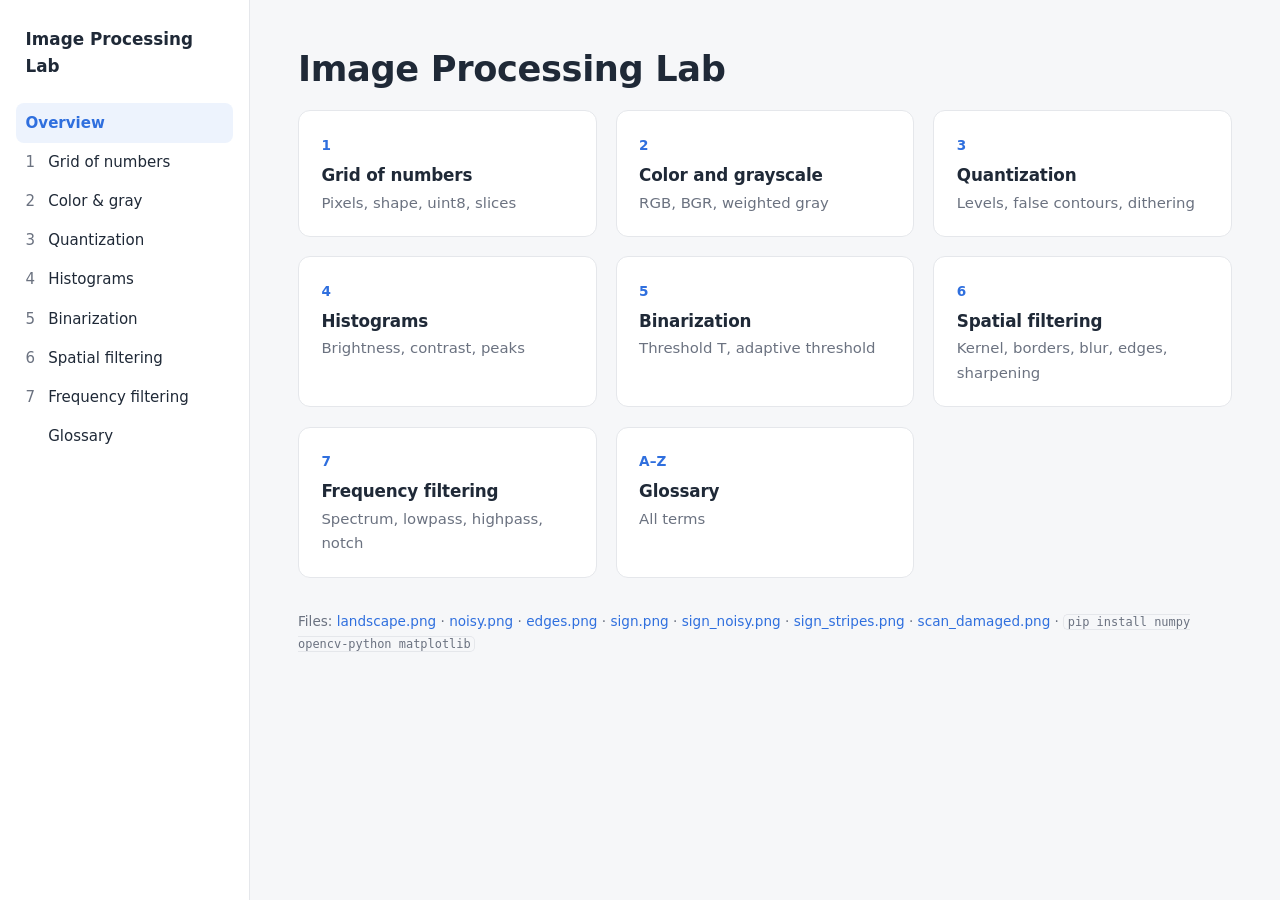
<file: index.html>
<!doctype html>
<html lang="en">
<head>
  <meta charset="utf-8">
  <meta name="viewport" content="width=device-width, initial-scale=1">
  <title>Image Processing Lab</title>
  <link rel="stylesheet" href="css/style.css?v=20261113">
</head>
<body data-page="home">
<main>
  <h1>Image Processing Lab</h1>

  <div class="cards">
    <a class="card" href="grid.html"><span class="num">1</span><h3>Grid of numbers</h3>
      <p>Pixels, shape, uint8, slices</p></a>
    <a class="card" href="color.html"><span class="num">2</span><h3>Color and grayscale</h3>
      <p>RGB, BGR, weighted gray</p></a>
    <a class="card" href="quantization.html"><span class="num">3</span><h3>Quantization</h3>
      <p>Levels, false contours, dithering</p></a>
    <a class="card" href="histograms.html"><span class="num">4</span><h3>Histograms</h3>
      <p>Brightness, contrast, peaks</p></a>
    <a class="card" href="binarization.html"><span class="num">5</span><h3>Binarization</h3>
      <p>Threshold T, adaptive threshold</p></a>
    <a class="card" href="spatial.html"><span class="num">6</span><h3>Spatial filtering</h3>
      <p>Kernel, borders, blur, edges, sharpening</p></a>
    <a class="card" href="frequency.html"><span class="num">7</span><h3>Frequency filtering</h3>
      <p>Spectrum, lowpass, highpass, notch</p></a>
    <a class="card" href="glossary.html"><span class="num">A–Z</span><h3>Glossary</h3>
      <p>All terms</p></a>
  </div>

  <p class="caption" style="text-align:left;margin-top:2rem">
    Files: <a href="images/landscape.png" download>landscape.png</a>
    · <a href="images/noisy.png" download>noisy.png</a>
    · <a href="images/edges.png" download>edges.png</a>
    · <a href="images/sign.png" download>sign.png</a>
    · <a href="images/sign_noisy.png" download>sign_noisy.png</a>
    · <a href="images/sign_stripes.png" download>sign_stripes.png</a>
    · <a href="images/scan_damaged.png" download>scan_damaged.png</a>
    · <code>pip install numpy opencv-python matplotlib</code></p>
</main>
<script src="js/glossary-data.js?v=20261113"></script>
<script src="js/core.js?v=20261113"></script>
</body>
</html>
</file>
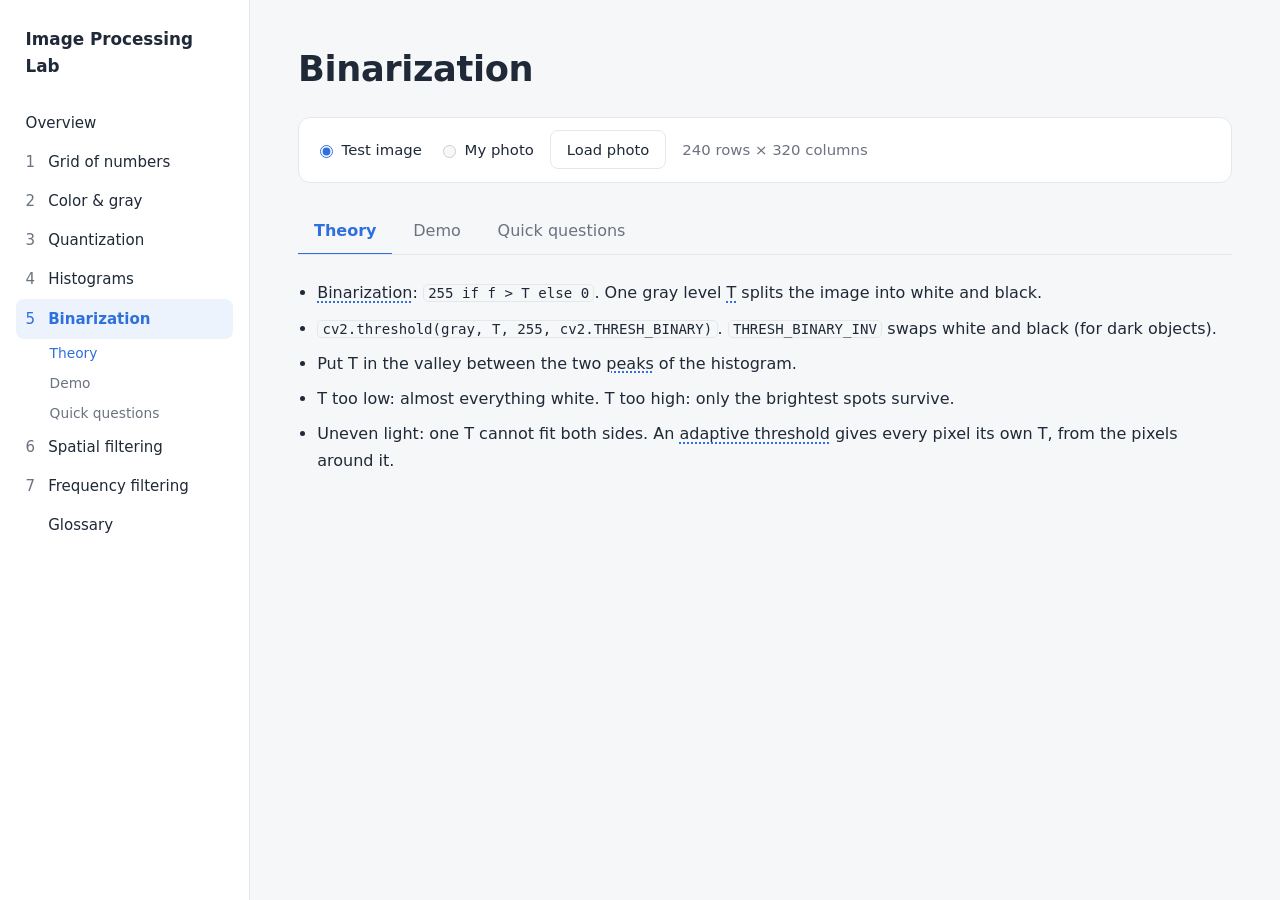
<file: binarization.html>
<!doctype html>
<html lang="en">
<head>
  <meta charset="utf-8">
  <meta name="viewport" content="width=device-width, initial-scale=1">
  <title>Binarization · Image Processing Lab</title>
  <link rel="stylesheet" href="css/style.css?v=20261113">
</head>
<body data-page="binarization">
<main>
  <h1>Binarization</h1>
  <div id="image-bar"></div>

  <!-- ============ Theory ============ -->
  <section class="part" id="theory" data-title="Theory">
    <ul class="points">
      <li><span class="term" data-term="binarization">Binarization</span>: <code>255 if f &gt; T else 0</code>. One gray level <span class="term" data-term="threshold">T</span> splits the image into white and black.</li>
      <li><code>cv2.threshold(gray, T, 255, cv2.THRESH_BINARY)</code>. <code>THRESH_BINARY_INV</code> swaps white and black (for dark objects).</li>
      <li>Put T in the valley between the two <span class="term" data-term="peak">peaks</span> of the histogram.</li>
      <li>T too low: almost everything white. T too high: only the brightest spots survive.</li>
      <li>Uneven light: one T cannot fit both sides. An <span class="term" data-term="adaptive-threshold">adaptive threshold</span> gives every pixel its own T, from the pixels around it.</li>
    </ul>
  </section>

  <!-- ============ Demo ============ -->
  <section class="part" id="demo" data-title="Demo">
    <div class="controls" style="margin-top:0">
      <label>T <input type="range" id="b-t" min="0" max="255" value="128"> <b id="b-t-val">128</b></label>
      <label><input type="checkbox" id="b-inv"> INV</label>
    </div>
    <div class="grid-2">
      <div>
        <canvas id="b-hist" style="width:100%;background:var(--surface);border:1px solid var(--border);border-radius:8px"></canvas>
        <p class="caption" id="b-stats"></p>
      </div>
      <canvas id="b-image" style="width:100%;border-radius:8px;border:1px solid var(--border)"></canvas>
    </div>
  </section>

  <!-- ============ Quick questions ============ -->
  <section class="part" id="nocode" data-title="Quick questions">
    <div id="game-click-valley"></div>
    <div id="game-which-t"></div>
    <div class="quiz">
      <p class="q">T = 20 on a normal photo gives…</p>
      <div class="choices">
        <button type="button" data-correct>almost all white</button>
        <button type="button">almost all black</button>
        <button type="button">half and half</button>
      </div>
      <p class="explain" hidden>Almost every pixel is brighter than 20, so it becomes 255.</p>
    </div>
    <div class="quiz">
      <p class="q">The left half of a page is in shadow. Which works better?</p>
      <div class="choices">
        <button type="button">one threshold T</button>
        <button type="button" data-correct>an adaptive threshold</button>
      </div>
      <p class="explain" hidden>Each pixel is compared with its own neighbourhood, so the shadow does not matter.</p>
    </div>
  </section>
</main>
<script src="js/test-image.js?v=20261113"></script>
<script src="js/glossary-data.js?v=20261113"></script>
<script src="js/core.js?v=20261113"></script>
<script src="js/games.js?v=20261113"></script>
<script src="js/pages/binarization.js?v=20261113"></script>
</body>
</html>
</file>
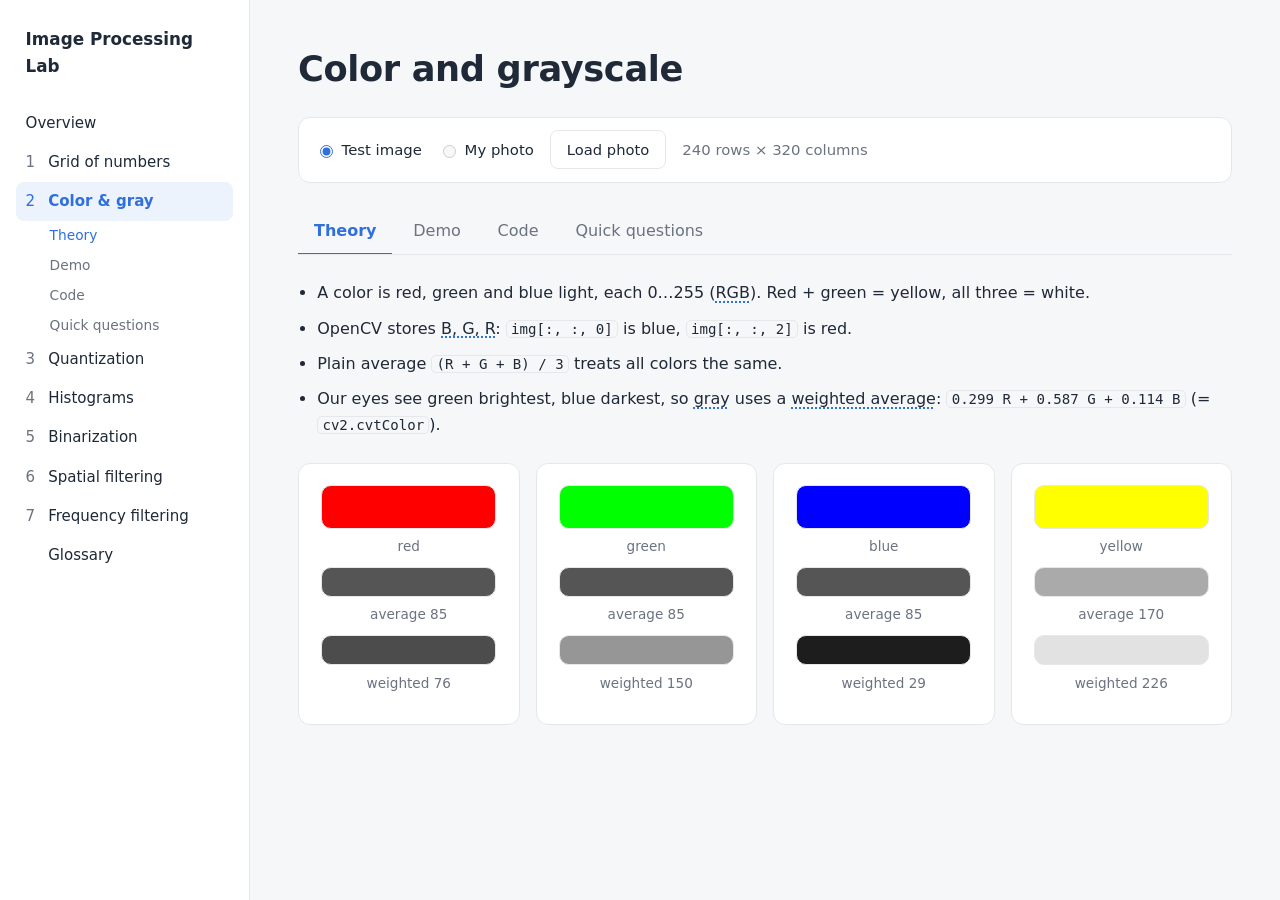
<file: color.html>
<!doctype html>
<html lang="en">
<head>
  <meta charset="utf-8">
  <meta name="viewport" content="width=device-width, initial-scale=1">
  <title>Color and Grayscale · Image Processing Lab</title>
  <link rel="stylesheet" href="css/style.css?v=20261113">
</head>
<body data-page="color">
<main>
  <h1>Color and grayscale</h1>
  <div id="image-bar"></div>

  <!-- ============ Theory ============ -->
  <section class="part" id="theory" data-title="Theory">
    <ul class="points">
      <li>A color is red, green and blue light, each 0…255 (<span class="term" data-term="rgb">RGB</span>). Red + green = yellow, all three = white.</li>
      <li>OpenCV stores <span class="term" data-term="bgr">B, G, R</span>: <code>img[:, :, 0]</code> is blue, <code>img[:, :, 2]</code> is red.</li>
      <li>Plain average <code>(R + G + B) / 3</code> treats all colors the same.</li>
      <li>Our eyes see green brightest, blue darkest, so <span class="term" data-term="grayscale">gray</span> uses a
        <span class="term" data-term="weighted-average">weighted average</span>: <code>0.299 R + 0.587 G + 0.114 B</code> (= <code>cv2.cvtColor</code>).</li>
    </ul>
    <div class="grid-3" id="pure-colors" style="margin-top:1.5rem"></div>
  </section>

  <!-- ============ Demo ============ -->
  <section class="part" id="demo" data-title="Demo">
    <div class="grid-2">
      <div class="controls" style="flex-direction:column;align-items:stretch;margin:0">
        <label>R <input type="range" id="rgb-r" min="0" max="255" value="230"> <span id="rgb-r-val">230</span></label>
        <label>G <input type="range" id="rgb-g" min="0" max="255" value="180"> <span id="rgb-g-val">180</span></label>
        <label>B <input type="range" id="rgb-b" min="0" max="255" value="40"> <span id="rgb-b-val">40</span></label>
        <div class="readout" id="rgb-readout"></div>
      </div>
      <div class="row-3">
        <div><div class="swatch" id="swatch-color"></div><p class="caption">color</p></div>
        <div><div class="swatch" id="swatch-avg"></div><p class="caption">average</p></div>
        <div><div class="swatch" id="swatch-weighted"></div><p class="caption">weighted</p></div>
      </div>
    </div>
    <h2>Click a pixel</h2>
    <div class="grid-2">
      <canvas id="step-canvas" class="pixelated" style="width:100%;cursor:crosshair;border-radius:8px"></canvas>
      <div class="steps" id="steps"></div>
    </div>
    <div class="grid-3" id="gray-compare" style="margin-top:1.4rem"></div>
  </section>

  <!-- ============ Code ============ -->
  <section class="part" id="code" data-title="Code">
    <div id="game-fill-weights"></div>
    <div id="game-bug-weights"></div>
    <div id="game-code-image"></div>

    <div class="exercise">
      <h3 style="margin-top:0">Exercise</h3>
      <p>Make <code>avg</code> and <code>weighted</code> by hand, compare with <code>cv2.cvtColor</code>: means, centre pixel, how many pixels differ.</p>
      <div class="code"><pre>
import cv2
import numpy as np

img = cv2.imread("landscape.png")
b, g, r = cv2.split(img.astype(np.float64))
ref = cv2.cvtColor(img, cv2.COLOR_BGR2GRAY)

# your code here
</pre></div>
      <details>
        <summary>Show solution</summary>
        <div class="code"><pre>
import cv2
import numpy as np

img = cv2.imread("landscape.png")
b, g, r = cv2.split(img.astype(np.float64))
ref = cv2.cvtColor(img, cv2.COLOR_BGR2GRAY)

avg = np.round((b + g + r) / 3).astype(np.uint8)
weighted = 0.114 * b + 0.587 * g + 0.299 * r
weighted = np.clip(np.round(weighted), 0, 255).astype(np.uint8)

print(round(avg.mean(), 2), round(weighted.mean(), 2), round(ref.mean(), 2))
h, w = ref.shape
print(avg[h // 2, w // 2], weighted[h // 2, w // 2], ref[h // 2, w // 2])
diff = np.abs(weighted.astype(int) - ref.astype(int))
print(np.count_nonzero(diff), diff.max())
</pre></div>
      </details>
      <div class="expected" id="expected-color"></div>
    </div>
  </section>

  <!-- ============ Quick questions ============ -->
  <section class="part" id="nocode" data-title="Quick questions">
    <div id="game-target-color"></div>
    <div id="game-which-channel"></div>
    <div class="quiz">
      <p class="q">In OpenCV, <code>(255, 0, 0)</code> is…</p>
      <div class="choices">
        <button type="button">red</button>
        <button type="button" data-correct>blue</button>
        <button type="button">green</button>
      </div>
      <p class="explain" hidden>OpenCV order is B, G, R.</p>
    </div>
  </section>
</main>
<script src="js/test-image.js?v=20261113"></script>
<script src="js/glossary-data.js?v=20261113"></script>
<script src="js/core.js?v=20261113"></script>
<script src="js/games.js?v=20261113"></script>
<script src="js/pages/color.js?v=20261113"></script>
</body>
</html>
</file>
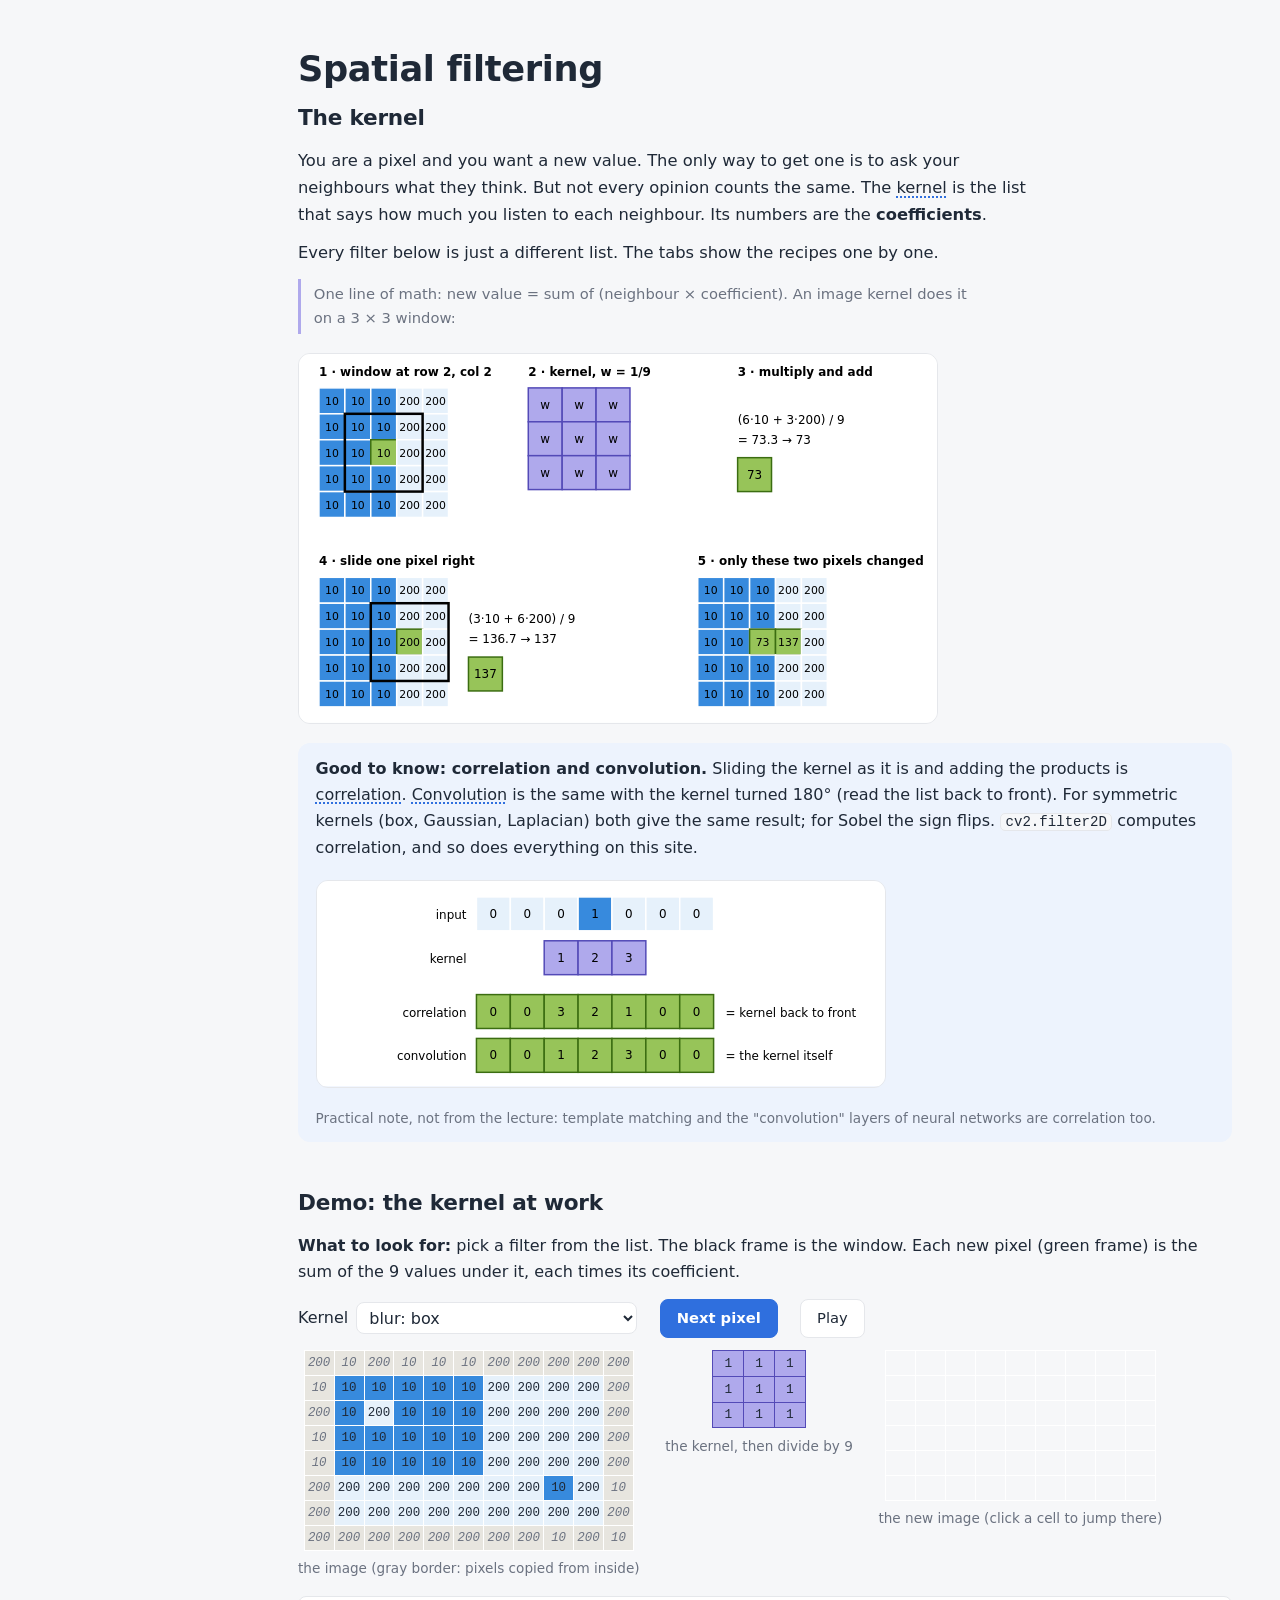
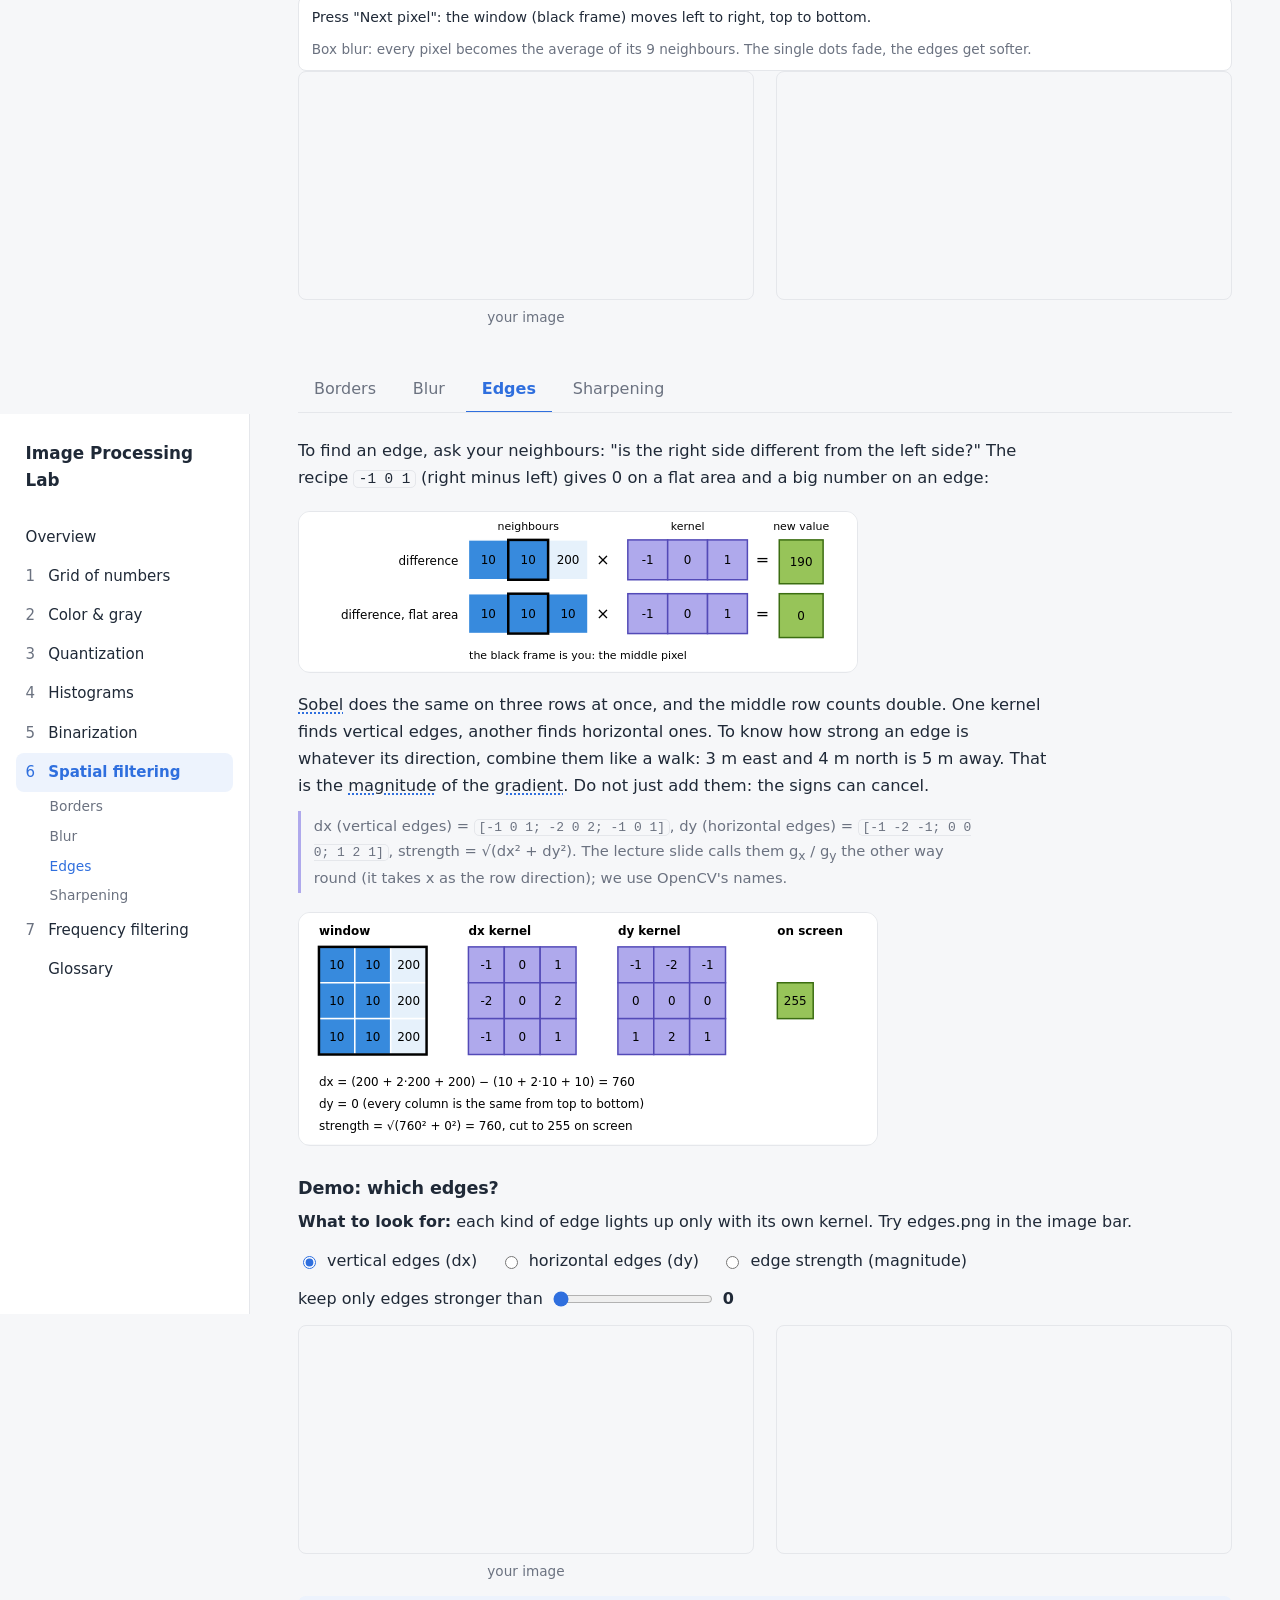
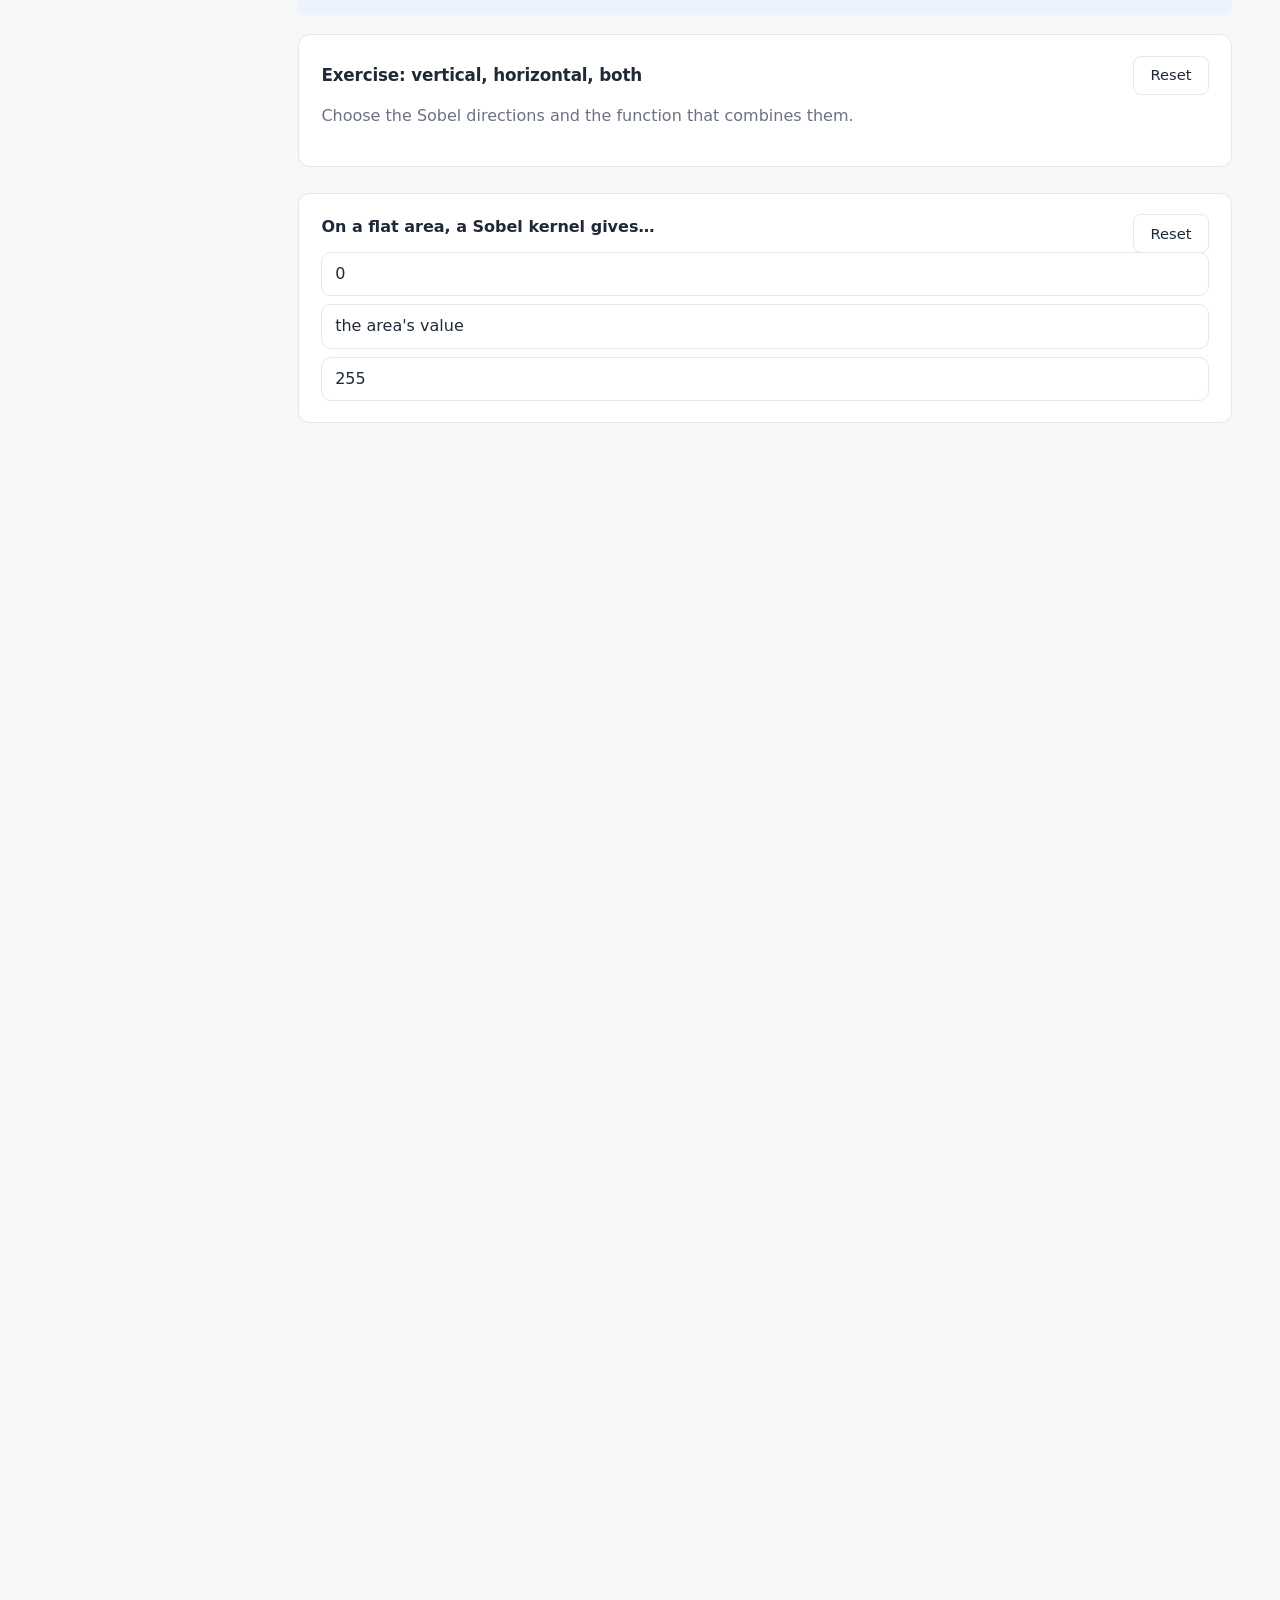
<file: edges.html>
<!doctype html>
<html lang="en">
<head>
  <meta charset="utf-8">
  <title>Moved · Image Processing Lab</title>
  <meta http-equiv="refresh" content="0; url=spatial.html#edges">
</head>
<body><p>This page moved to <a href="spatial.html#edges">Spatial filtering</a>.</p></body>
</html>
</file>
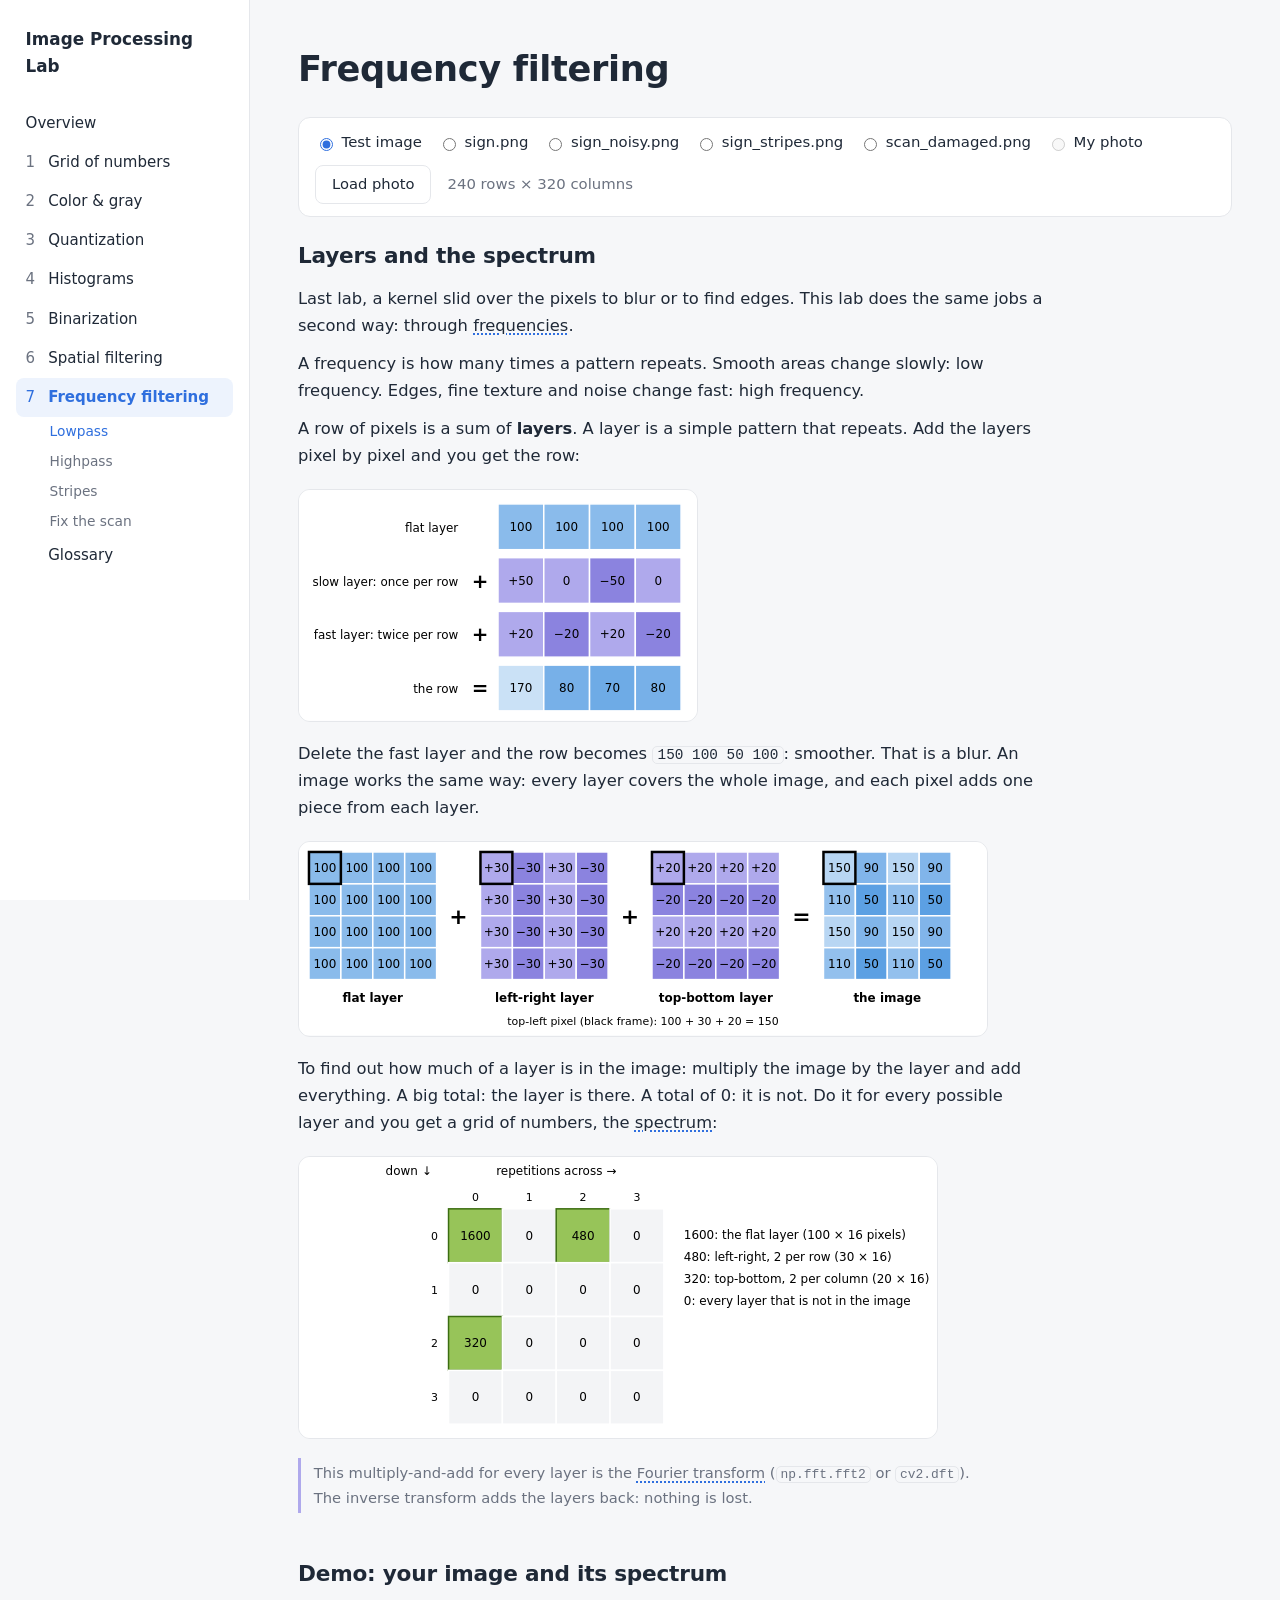
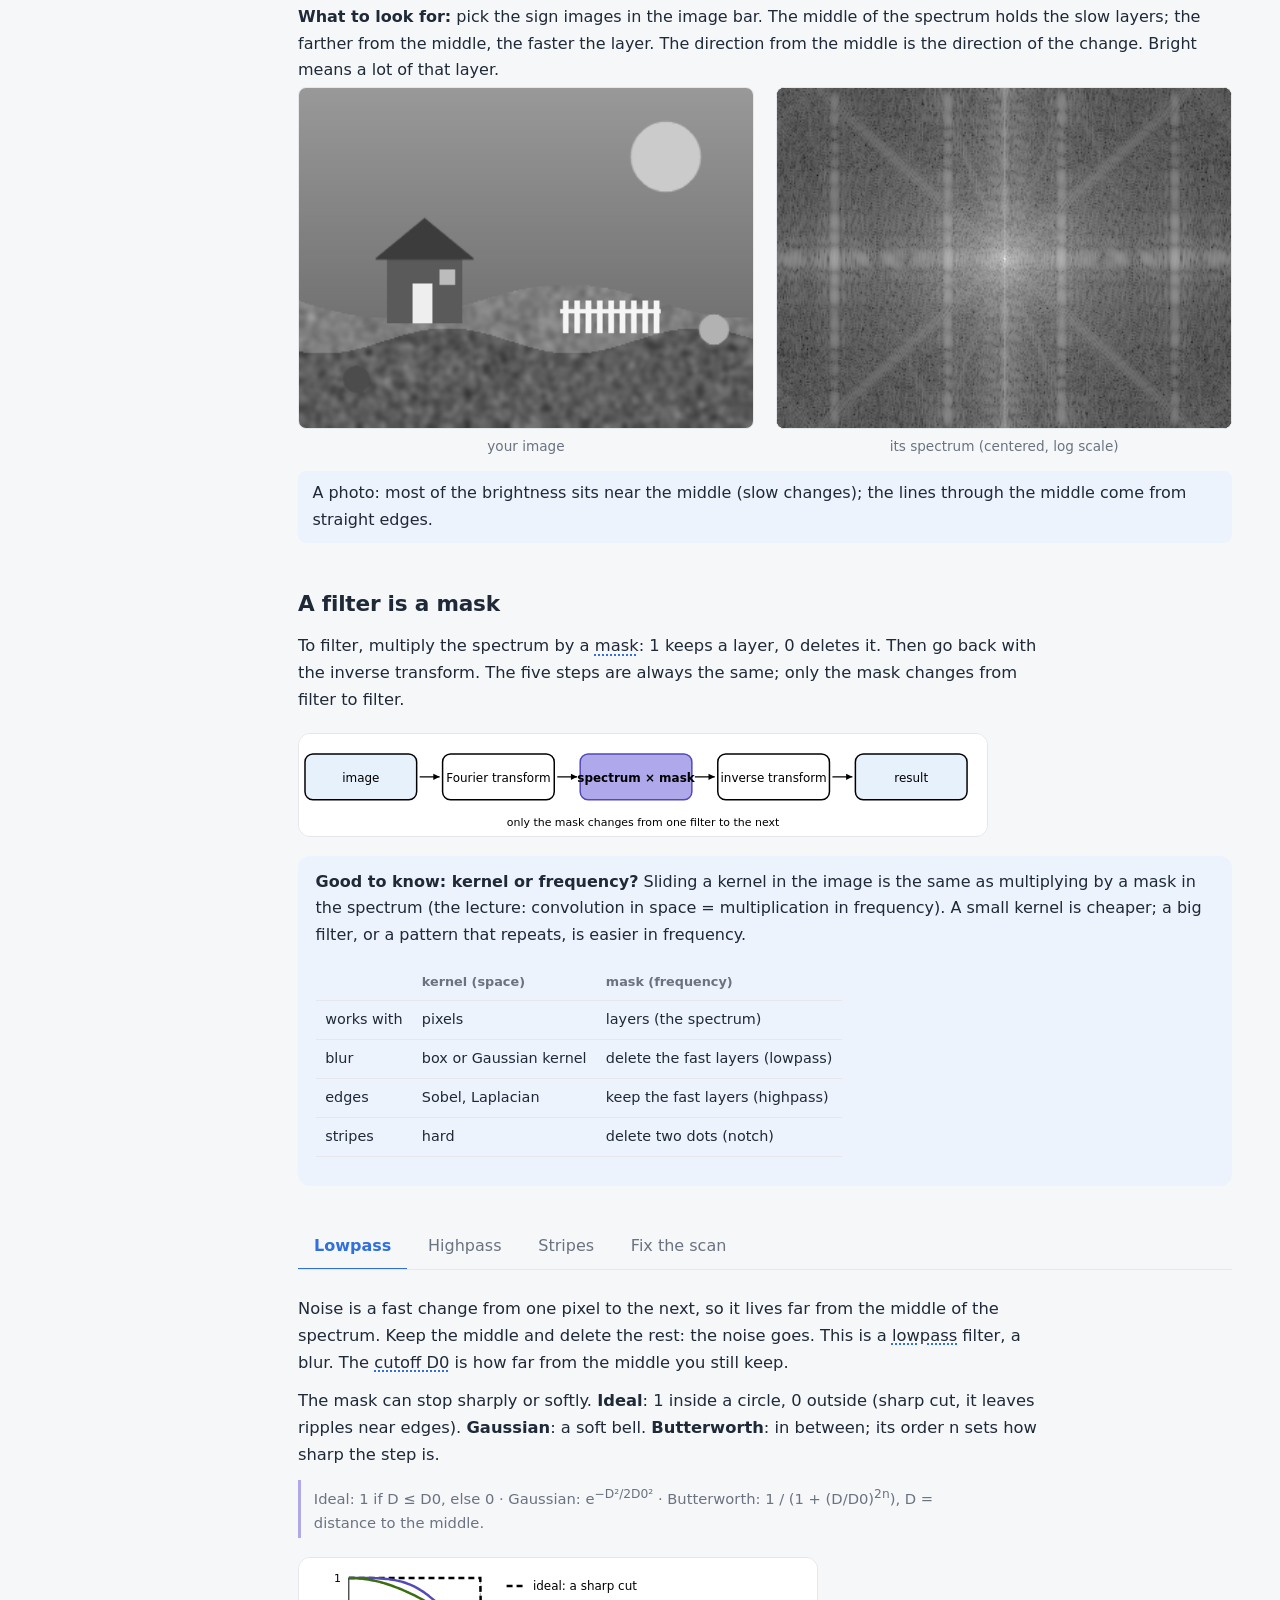
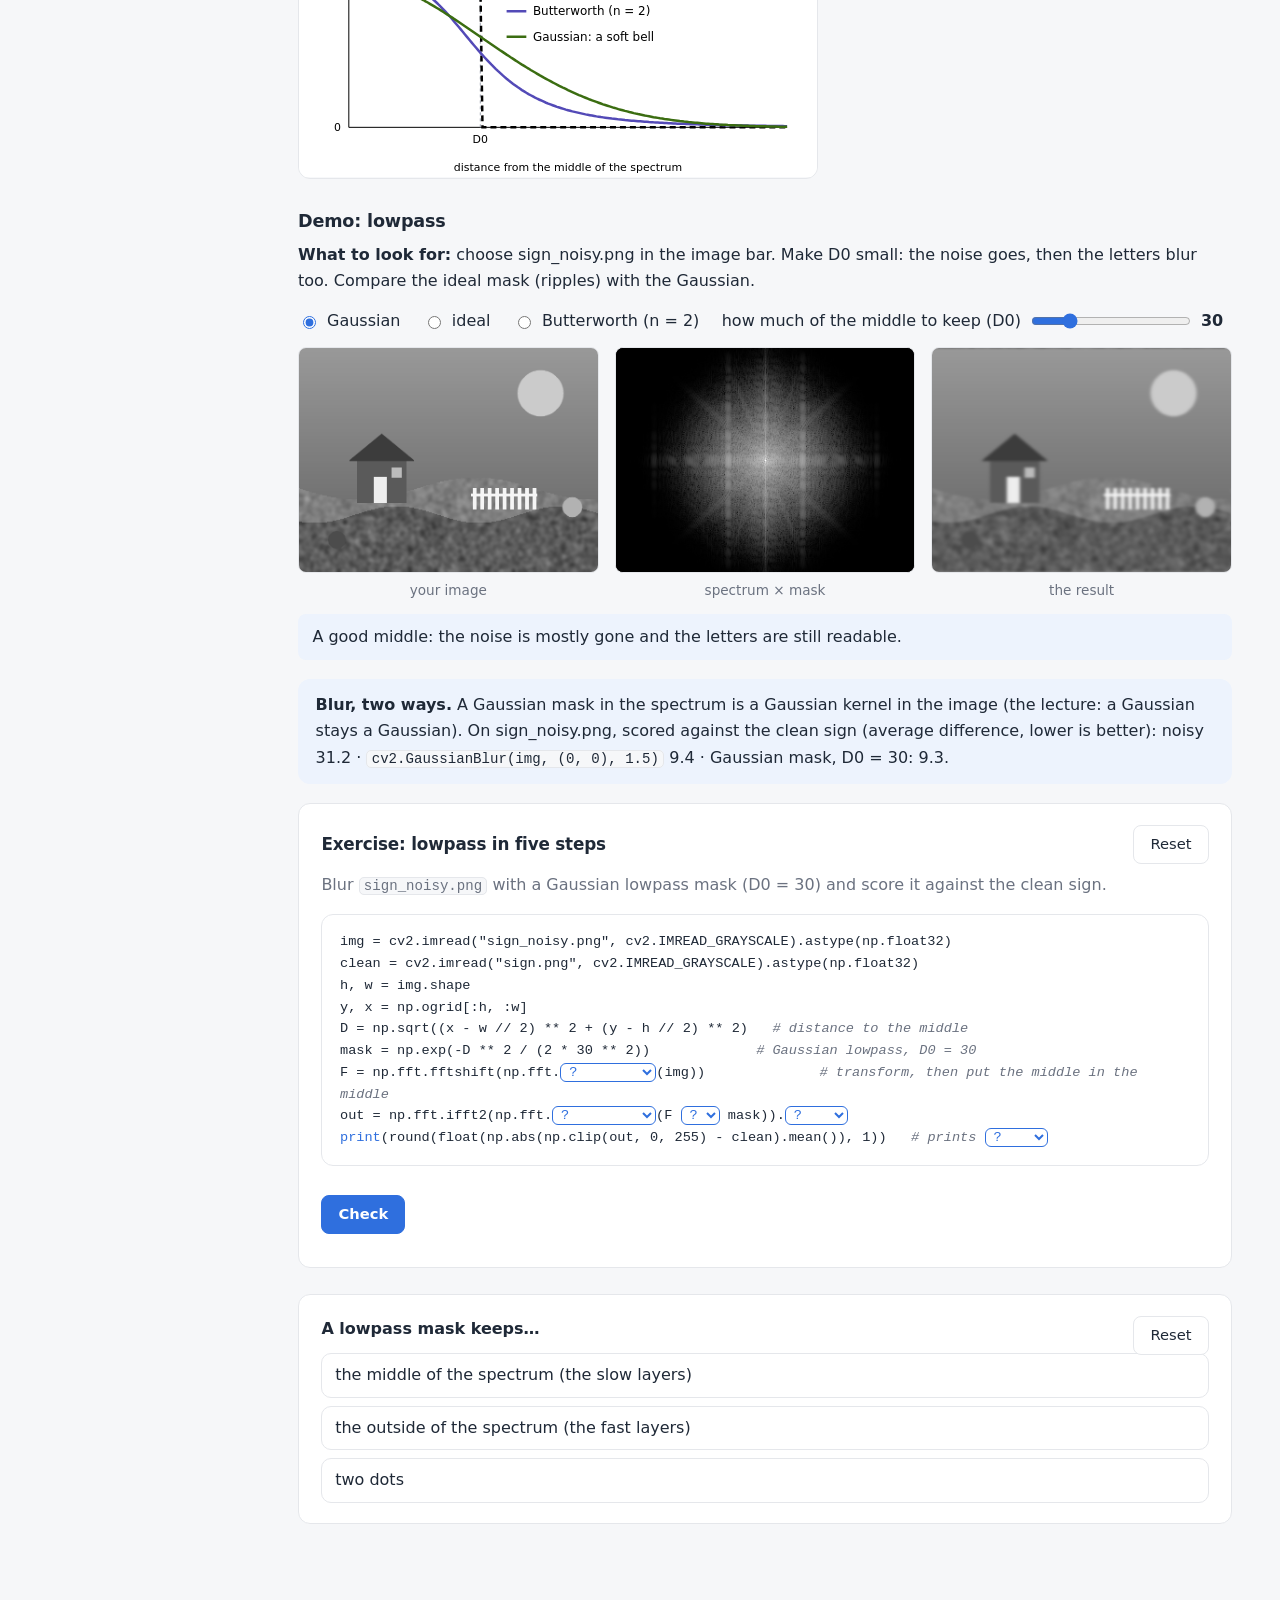
<file: frequency.html>
<!doctype html>
<html lang="en">
<head>
  <meta charset="utf-8">
  <meta name="viewport" content="width=device-width, initial-scale=1">
  <title>Frequency filtering · Image Processing Lab</title>
  <link rel="stylesheet" href="css/style.css?v=20261113">
</head>
<body data-page="frequency">
<main>
  <h1>Frequency filtering</h1>
  <div id="image-bar"></div>

  <!-- ============ Layers and the spectrum: the idea behind every filter on this page ============ -->
  <div class="intro" id="spectrum-intro">
    <h2 style="margin-top:0">Layers and the spectrum</h2>
    <p class="story">Last lab, a kernel slid over the pixels to blur or to find edges. This lab does the same jobs a second way:
      through <span class="term" data-term="frequency">frequencies</span>.</p>
    <p class="story">A frequency is how many times a pattern repeats. Smooth areas change slowly: low frequency.
      Edges, fine texture and noise change fast: high frequency.</p>
    <p class="story">A row of pixels is a sum of <b>layers</b>. A layer is a simple pattern that repeats. Add the layers pixel by pixel and you get the row:</p>
    <div id="d-row-layers"></div>
    <p class="story">Delete the fast layer and the row becomes <code>150 100 50 100</code>: smoother. That is a blur.
      An image works the same way: every layer covers the whole image, and each pixel adds one piece from each layer.</p>
    <div id="d-image-layers"></div>
    <p class="story">To find out how much of a layer is in the image: multiply the image by the layer and add everything.
      A big total: the layer is there. A total of 0: it is not. Do it for every possible layer and you get a grid of numbers, the
      <span class="term" data-term="spectrum">spectrum</span>:</p>
    <div id="d-spectrum"></div>
    <p class="tech">This multiply-and-add for every layer is the <span class="term" data-term="fourier-transform">Fourier transform</span>
      (<code>np.fft.fft2</code> or <code>cv2.dft</code>). The inverse transform adds the layers back: nothing is lost.</p>

    <h2>Demo: your image and its spectrum</h2>
    <p class="look"><b>What to look for:</b> pick the sign images in the image bar. The middle of the spectrum holds the slow layers;
      the farther from the middle, the faster the layer. The direction from the middle is the direction of the change. Bright means a lot of that layer.</p>
    <div class="grid-2">
      <figure class="figure"><canvas id="sp-src"></canvas><figcaption>your image</figcaption></figure>
      <figure class="figure"><canvas id="sp-spec" class="spectrum"></canvas><figcaption>its spectrum (centered, log scale)</figcaption></figure>
    </div>
    <p class="live" id="sp-live"></p>

    <h2>A filter is a mask</h2>
    <p class="story">To filter, multiply the spectrum by a <span class="term" data-term="frequency-mask">mask</span>: 1 keeps a layer, 0 deletes it.
      Then go back with the inverse transform. The five steps are always the same; only the mask changes from filter to filter.</p>
    <div id="d-pipeline"></div>
    <div class="callout">
      <b>Good to know: kernel or frequency?</b>
      Sliding a kernel in the image is the same as multiplying by a mask in the spectrum (the lecture: convolution in space = multiplication in frequency).
      A small kernel is cheaper; a big filter, or a pattern that repeats, is easier in frequency.
      <div class="table-scroll"><table class="tools">
        <thead><tr><th></th><th>kernel (space)</th><th>mask (frequency)</th></tr></thead>
        <tbody>
          <tr><td>works with</td><td>pixels</td><td>layers (the spectrum)</td></tr>
          <tr><td>blur</td><td>box or Gaussian kernel</td><td>delete the fast layers (lowpass)</td></tr>
          <tr><td>edges</td><td>Sobel, Laplacian</td><td>keep the fast layers (highpass)</td></tr>
          <tr><td>stripes</td><td>hard</td><td>delete two dots (notch)</td></tr>
        </tbody>
      </table></div>
    </div>
  </div>

  <!-- ============ 1. Lowpass ============ -->
  <section class="part" id="lowpass" data-title="Lowpass">
    <p class="story">Noise is a fast change from one pixel to the next, so it lives far from the middle of the spectrum.
      Keep the middle and delete the rest: the noise goes. This is a <span class="term" data-term="lowpass">lowpass</span> filter, a blur.
      The <span class="term" data-term="cutoff">cutoff D0</span> is how far from the middle you still keep.</p>
    <p class="story">The mask can stop sharply or softly. <b>Ideal</b>: 1 inside a circle, 0 outside (sharp cut, it leaves ripples near edges).
      <b>Gaussian</b>: a soft bell. <b>Butterworth</b>: in between; its order n sets how sharp the step is.</p>
    <p class="tech">Ideal: 1 if D ≤ D0, else 0 · Gaussian: e<sup>−D²/2D0²</sup> · Butterworth: 1 / (1 + (D/D0)<sup>2n</sup>), D = distance to the middle.</p>
    <div id="d-masks"></div>

    <h2>Demo: lowpass</h2>
    <p class="look"><b>What to look for:</b> choose sign_noisy.png in the image bar. Make D0 small: the noise goes, then the letters blur too.
      Compare the ideal mask (ripples) with the Gaussian.</p>
    <div class="controls">
      <label><input type="radio" name="lp-kind" value="gaussian" checked> Gaussian</label>
      <label><input type="radio" name="lp-kind" value="ideal"> ideal</label>
      <label><input type="radio" name="lp-kind" value="butterworth"> Butterworth (n = 2)</label>
      <label>how much of the middle to keep (D0) <input type="range" id="lp-d0" min="5" max="120" value="30"> <b id="lp-d0-val"></b></label>
    </div>
    <div class="grid-3">
      <figure class="figure"><canvas id="lp-src"></canvas><figcaption>your image</figcaption></figure>
      <figure class="figure"><canvas id="lp-spec" class="spectrum"></canvas><figcaption>spectrum × mask</figcaption></figure>
      <figure class="figure"><canvas id="lp-dst"></canvas><figcaption>the result</figcaption></figure>
    </div>
    <p class="live" id="lp-live"></p>
    <div class="callout">
      <b>Blur, two ways.</b> A Gaussian mask in the spectrum is a Gaussian kernel in the image (the lecture: a Gaussian stays a Gaussian).
      On sign_noisy.png, scored against the clean sign (average difference, lower is better):
      noisy 31.2 · <code>cv2.GaussianBlur(img, (0, 0), 1.5)</code> 9.4 · Gaussian mask, D0 = 30: 9.3.
    </div>

    <div id="ex-lowpass"></div>
    <div class="quiz">
      <p class="q">A lowpass mask keeps…</p>
      <div class="choices">
        <button type="button" data-correct>the middle of the spectrum (the slow layers)</button>
        <button type="button">the outside of the spectrum (the fast layers)</button>
        <button type="button">two dots</button>
      </div>
      <p class="explain" hidden>Slow layers sit near the middle; keeping only them removes the fast changes: noise, and also some detail.</p>
    </div>
  </section>

  <!-- ============ 2. Highpass ============ -->
  <section class="part" id="highpass" data-title="Highpass">
    <p class="story">Now do the opposite: delete the middle and keep the outside. Only the fast changes stay: the edges.
      This is a <span class="term" data-term="highpass">highpass</span> filter. Its mask is simply 1 minus the lowpass mask.</p>
    <div id="d-highpass"></div>
    <p class="story">The highpass is what the blur took away. Add it back to the image and the edges get stronger: sharpening, like unsharp masking in the last lab.</p>
    <p class="tech">highpass = 1 − lowpass · edges = |result| · sharpened = image + result.</p>

    <h2>Demo: highpass</h2>
    <p class="look"><b>What to look for:</b> choose sign.png. With a small D0 the edges are thick; with a big D0 only the finest details stay.</p>
    <div class="controls">
      <label><input type="radio" name="hp-show" value="edges" checked> edges only</label>
      <label><input type="radio" name="hp-show" value="sharp"> sharpen (image + edges)</label>
      <label>how much of the middle to delete (D0) <input type="range" id="hp-d0" min="5" max="120" value="30"> <b id="hp-d0-val"></b></label>
    </div>
    <div class="grid-3">
      <figure class="figure"><canvas id="hp-src"></canvas><figcaption>your image</figcaption></figure>
      <figure class="figure"><canvas id="hp-spec" class="spectrum"></canvas><figcaption>spectrum × highpass mask</figcaption></figure>
      <figure class="figure"><canvas id="hp-dst"></canvas><figcaption id="hp-cap"></figcaption></figure>
    </div>
    <p class="live" id="hp-live"></p>

    <div id="ex-highpass"></div>
    <div class="quiz">
      <p class="q">The highpass mask is…</p>
      <div class="choices">
        <button type="button" data-correct>1 − the lowpass mask</button>
        <button type="button">2 × the lowpass mask</button>
        <button type="button">the lowpass mask − 1</button>
      </div>
      <p class="explain" hidden>Where the lowpass keeps (1), the highpass deletes (0), and the other way round.</p>
    </div>
  </section>

  <!-- ============ 3. Stripes ============ -->
  <section class="part" id="stripes" data-title="Stripes">
    <p class="story">Stripes are one layer that repeats many times, all in one direction. In the spectrum they are just two bright dots.
      A blur would blur everything. A mask that is 0 only on the two dots removes just the stripes: a
      <span class="term" data-term="notch-filter">notch</span> filter.</p>
    <p class="story">Where are the dots? The stripes on sign_stripes.png repeat every 8 pixels, so 320 / 8 = 40 times across the image:
      the dots are 40 cells left and right of the middle.</p>
    <div id="d-stripes"></div>
    <p class="tech">mask = 1 everywhere, 0 in a small circle on each dot: <code>cv2.circle(mask, (w // 2 ± 40, h // 2), 3, 0, -1)</code>.</p>

    <h2>Demo: remove the stripes</h2>
    <p class="look"><b>What to look for:</b> the two dots in the spectrum, and what each choice does to the letters.</p>
    <div class="controls">
      <label><input type="radio" name="st-do" value="none" checked> do nothing</label>
      <label><input type="radio" name="st-do" value="blur"> blur (lowpass, D0 = 30)</label>
      <label><input type="radio" name="st-do" value="notch"> delete the two dots (notch)</label>
    </div>
    <div class="grid-3">
      <figure class="figure"><canvas id="st-src"></canvas><figcaption>sign_stripes.png</figcaption></figure>
      <figure class="figure"><canvas id="st-spec" class="spectrum"></canvas><figcaption>spectrum × mask</figcaption></figure>
      <figure class="figure"><canvas id="st-dst"></canvas><figcaption>the result</figcaption></figure>
    </div>
    <p class="live" id="st-live"></p>

    <div id="ex-notch"></div>
    <div class="quiz">
      <p class="q">Stripes that repeat 40 times across the image show up in the spectrum as…</p>
      <div class="choices">
        <button type="button" data-correct>two dots, 40 cells left and right of the middle</button>
        <button type="button">a ring around the middle</button>
        <button type="button">gray everywhere</button>
      </div>
      <p class="explain" hidden>One layer that repeats 40 times across: one frequency, 40 cells from the middle, mirrored on the other side.</p>
    </div>
  </section>

  <!-- ============ 4. Fix the scan ============ -->
  <section class="part" id="scan" data-title="Fix the scan">
    <p class="story">Your turn. scan_damaged.png has both problems: stripes and noise. Look at its spectrum, then fix it in two moves:
      delete the two dots for the stripes, then a lowpass for the noise. A score tells you how close you got to the clean sign (lower is better).</p>

    <h2>Demo: fix it</h2>
    <p class="look"><b>What to look for:</b> try each fix alone, then both. Watch the score.</p>
    <div class="controls">
      <label><input type="checkbox" id="sc-notch"> delete the two dots</label>
      <label><input type="checkbox" id="sc-low"> lowpass</label>
      <label id="sc-d0-label">D0 <input type="range" id="sc-d0" min="10" max="100" value="30"> <b id="sc-d0-val"></b></label>
    </div>
    <div class="grid-3">
      <figure class="figure"><canvas id="sc-src"></canvas><figcaption>scan_damaged.png</figcaption></figure>
      <figure class="figure"><canvas id="sc-spec" class="spectrum"></canvas><figcaption>spectrum × mask</figcaption></figure>
      <figure class="figure"><canvas id="sc-dst"></canvas><figcaption>the result</figcaption></figure>
    </div>
    <p class="live" id="sc-live"></p>

    <div id="ex-scan"></div>
    <div class="quiz">
      <p class="q">Why not just blur the stripes away?</p>
      <div class="choices">
        <button type="button" data-correct>a blur strong enough for the stripes also blurs the letters</button>
        <button type="button">a blur makes the stripes stronger</button>
        <button type="button">a blur cannot be done in the frequency domain</button>
      </div>
      <p class="explain" hidden>The notch deletes only the stripes' frequency; a blur deletes every fast layer, letters' edges included.</p>
    </div>
  </section>
</main>
<script src="js/test-image.js?v=20261113"></script>
<script src="js/frequency-images.js?v=20261113"></script>
<script src="js/glossary-data.js?v=20261113"></script>
<script src="js/core.js?v=20261113"></script>
<script src="js/games.js?v=20261113"></script>
<script src="js/filter.js?v=20261113"></script>
<script src="js/fft.js?v=20261113"></script>
<script src="js/diagram.js?v=20261113"></script>
<script src="js/pages/frequency.js?v=20261113"></script>
</body>
</html>
</file>
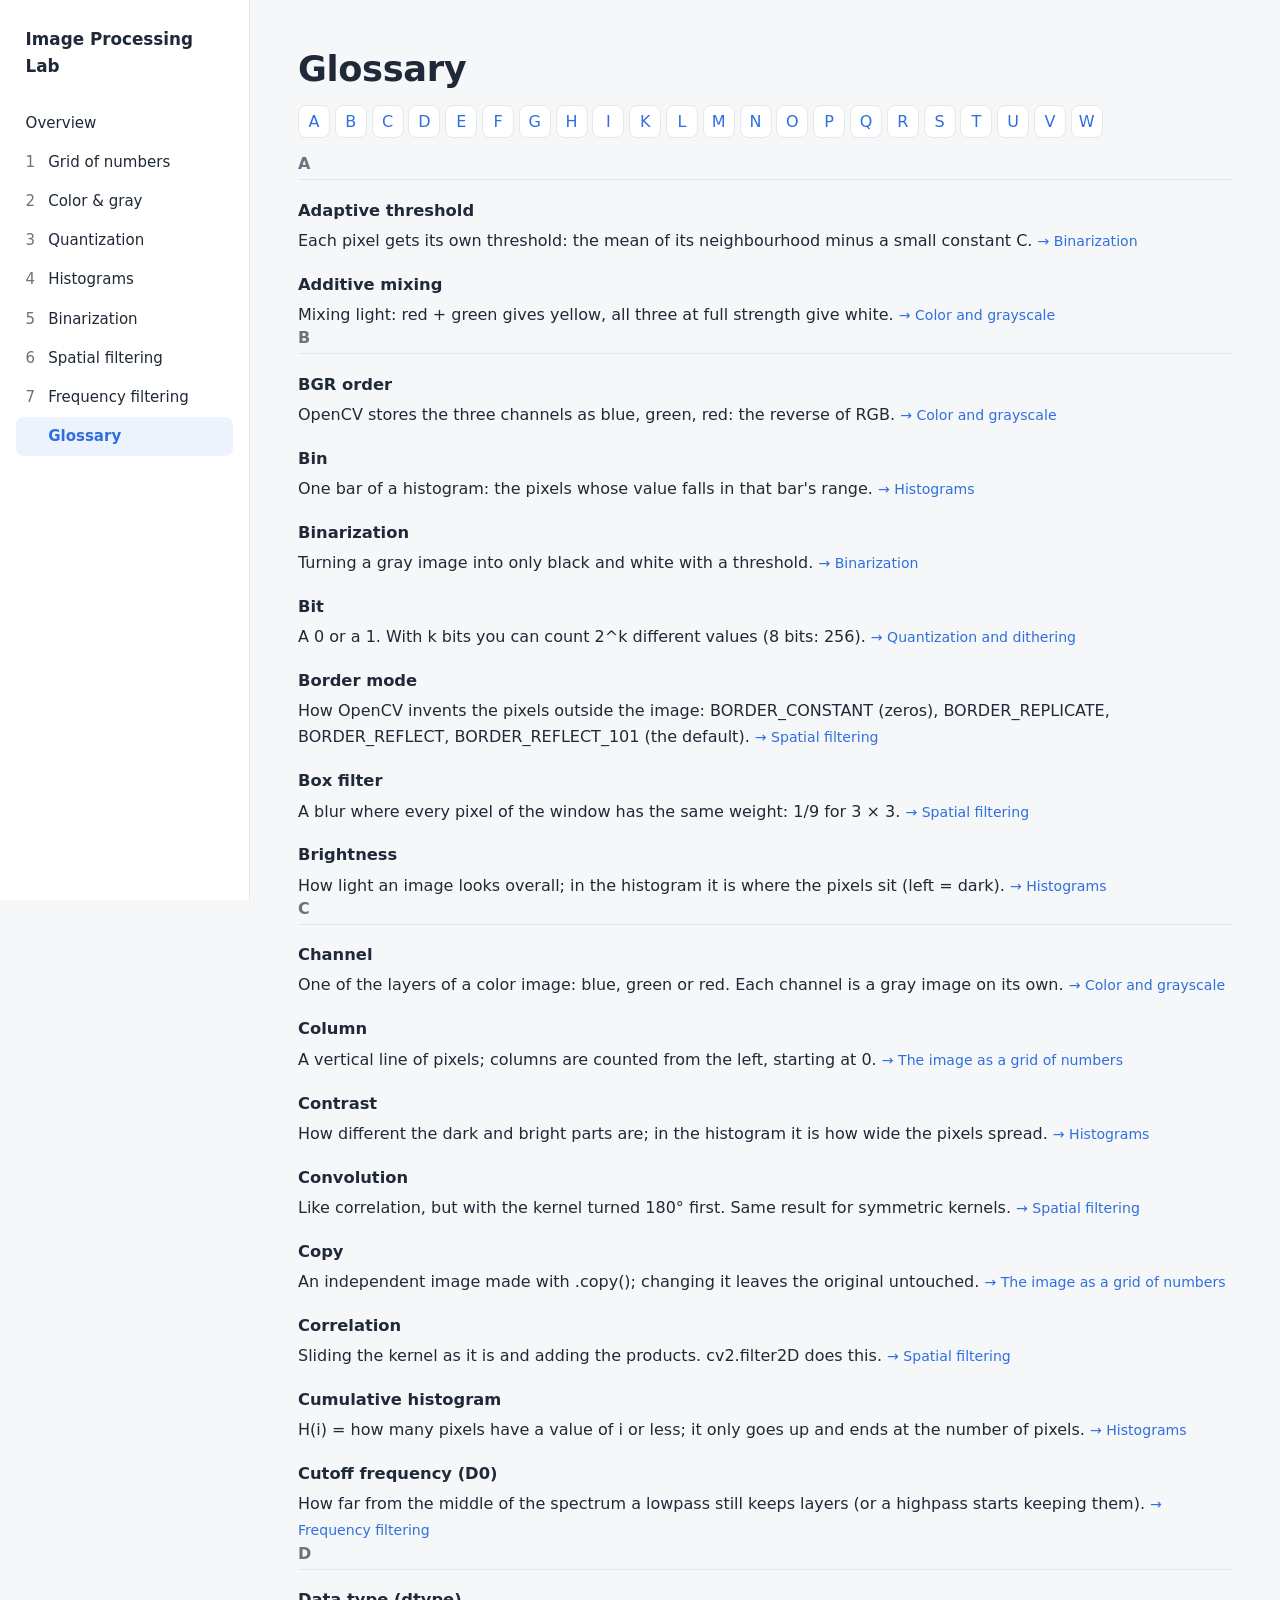
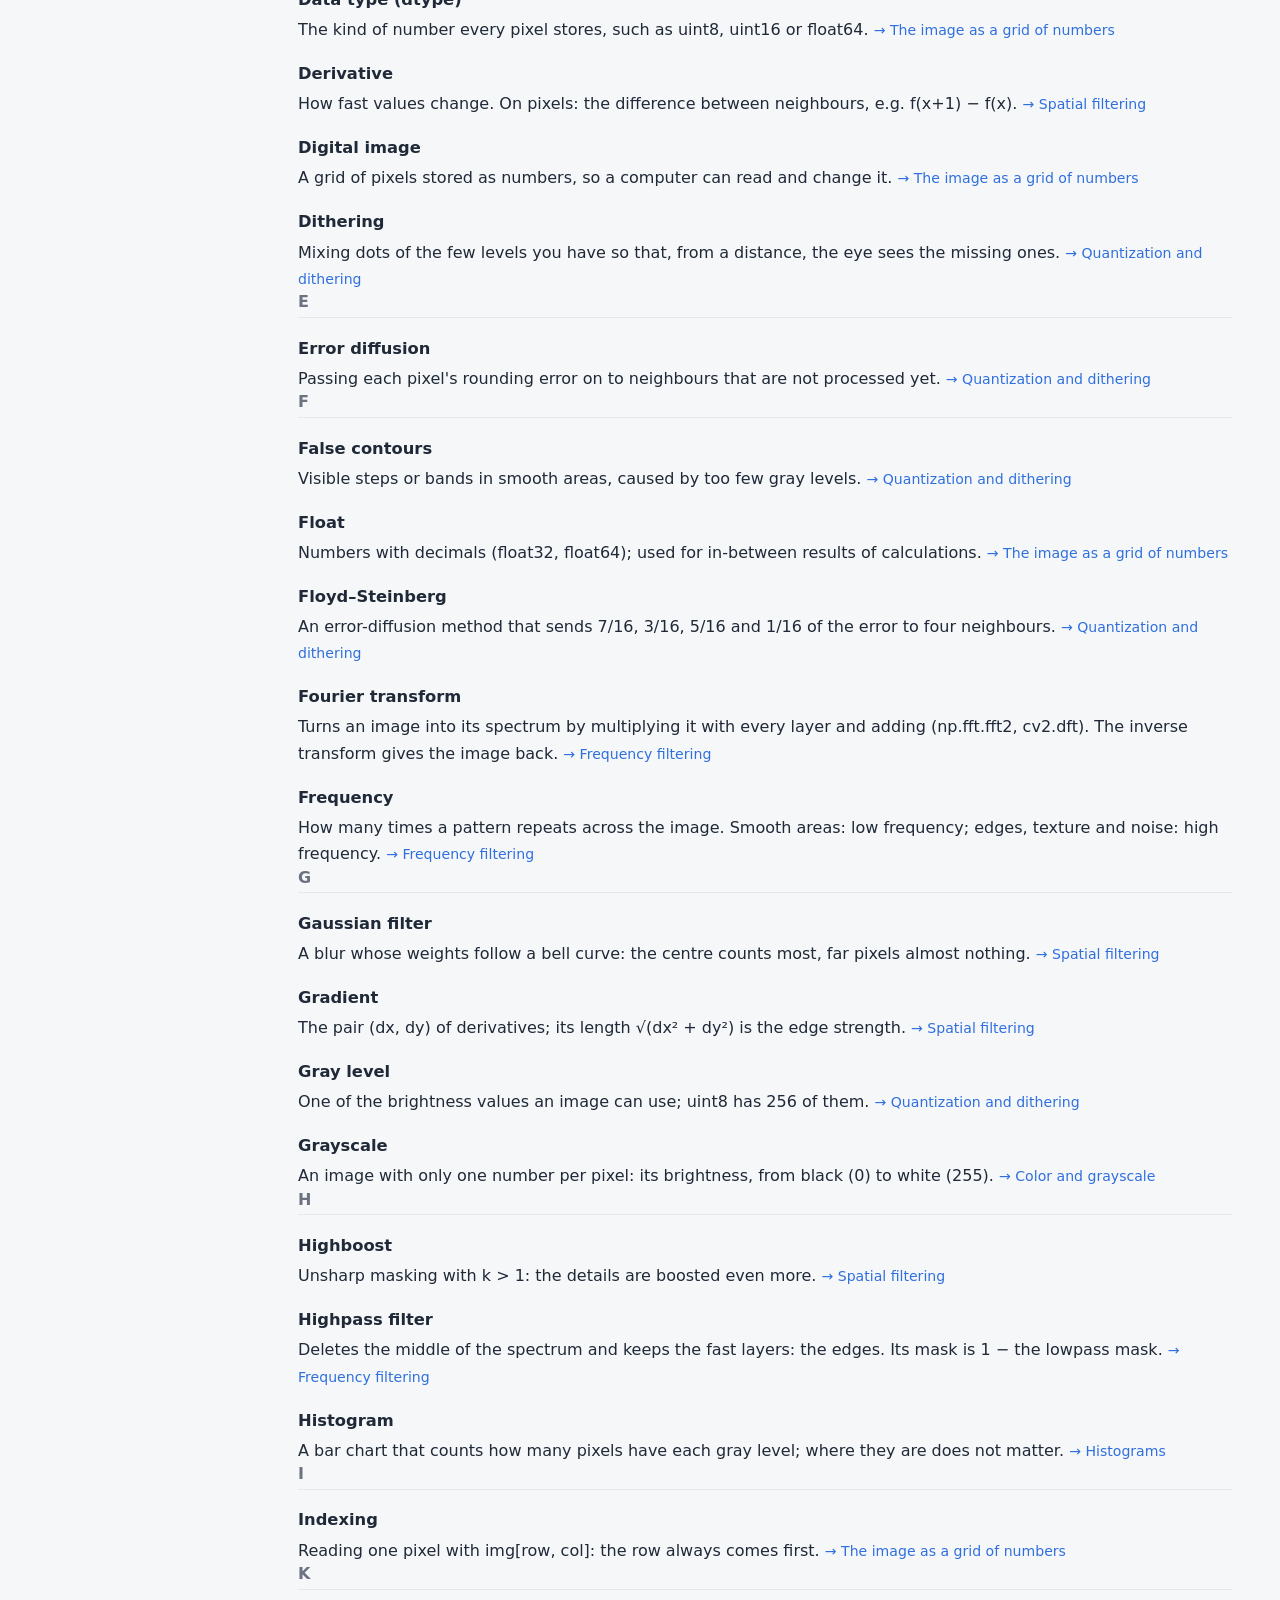
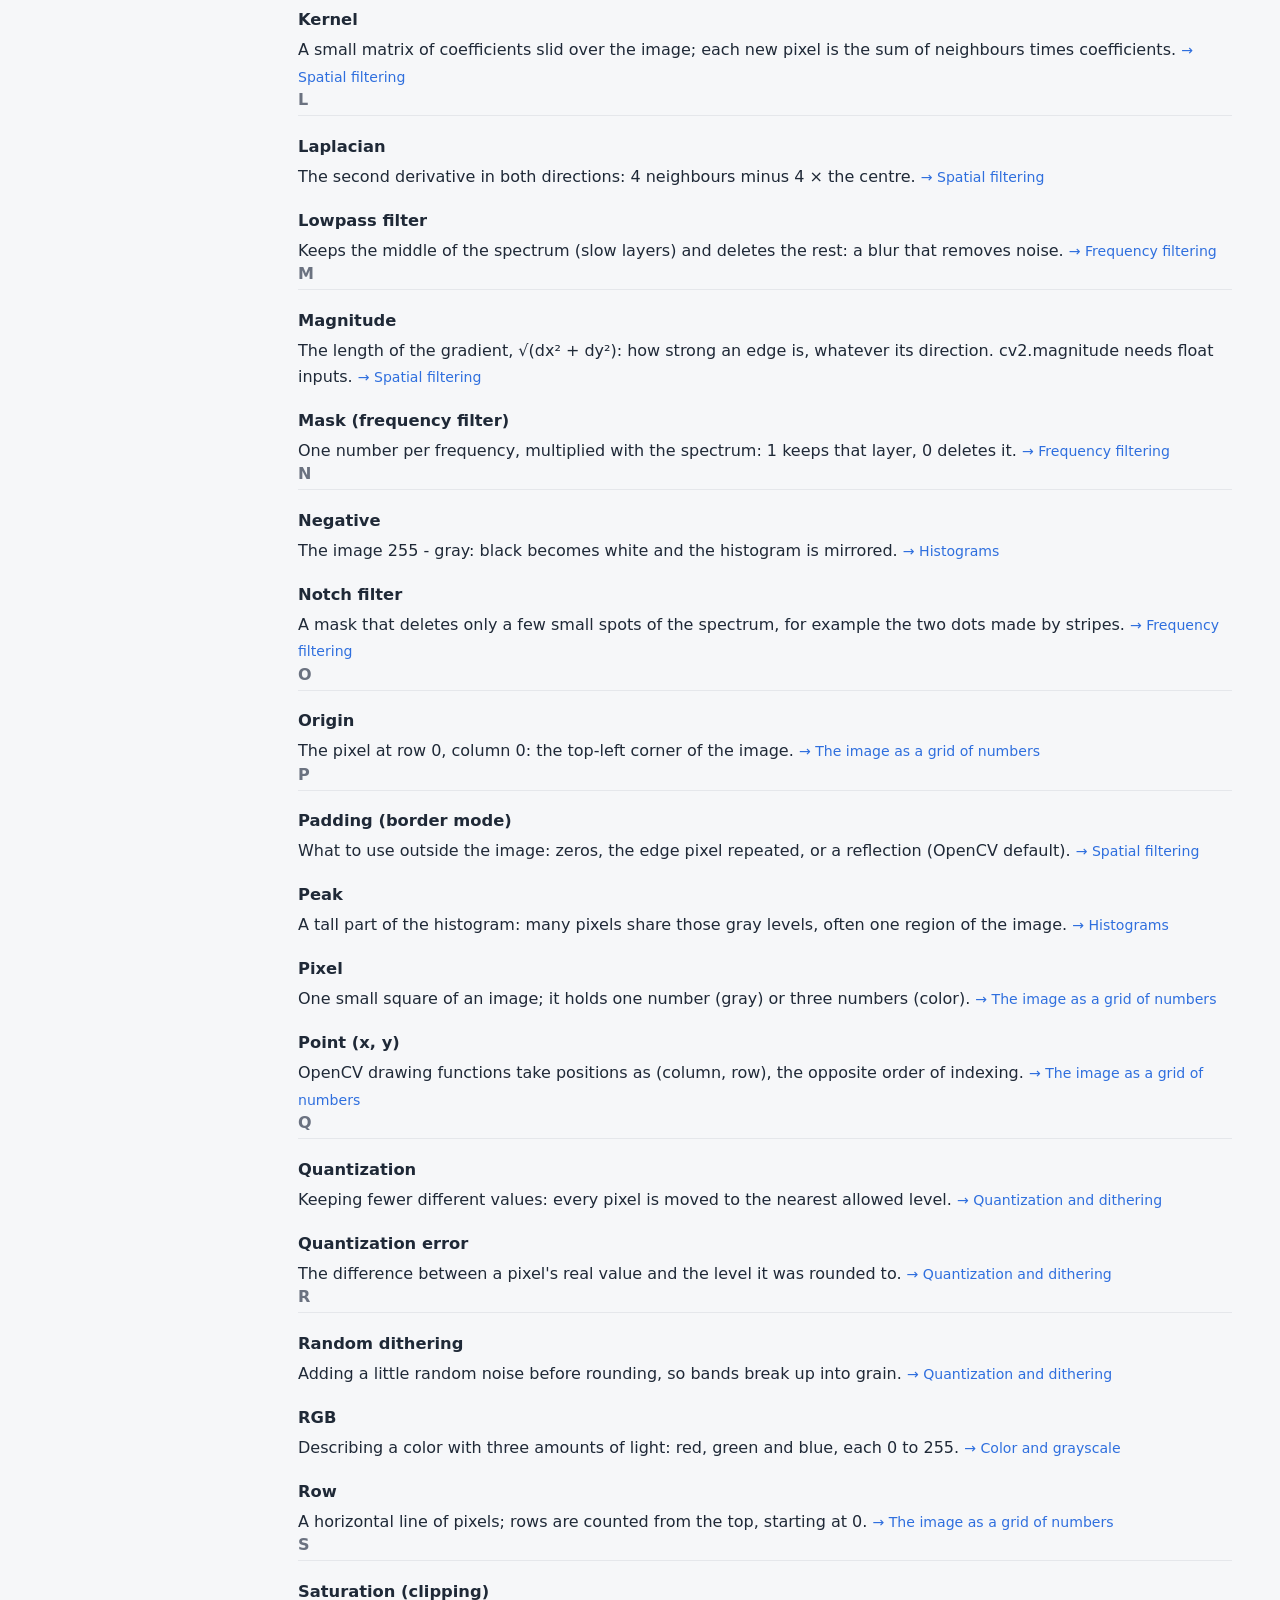
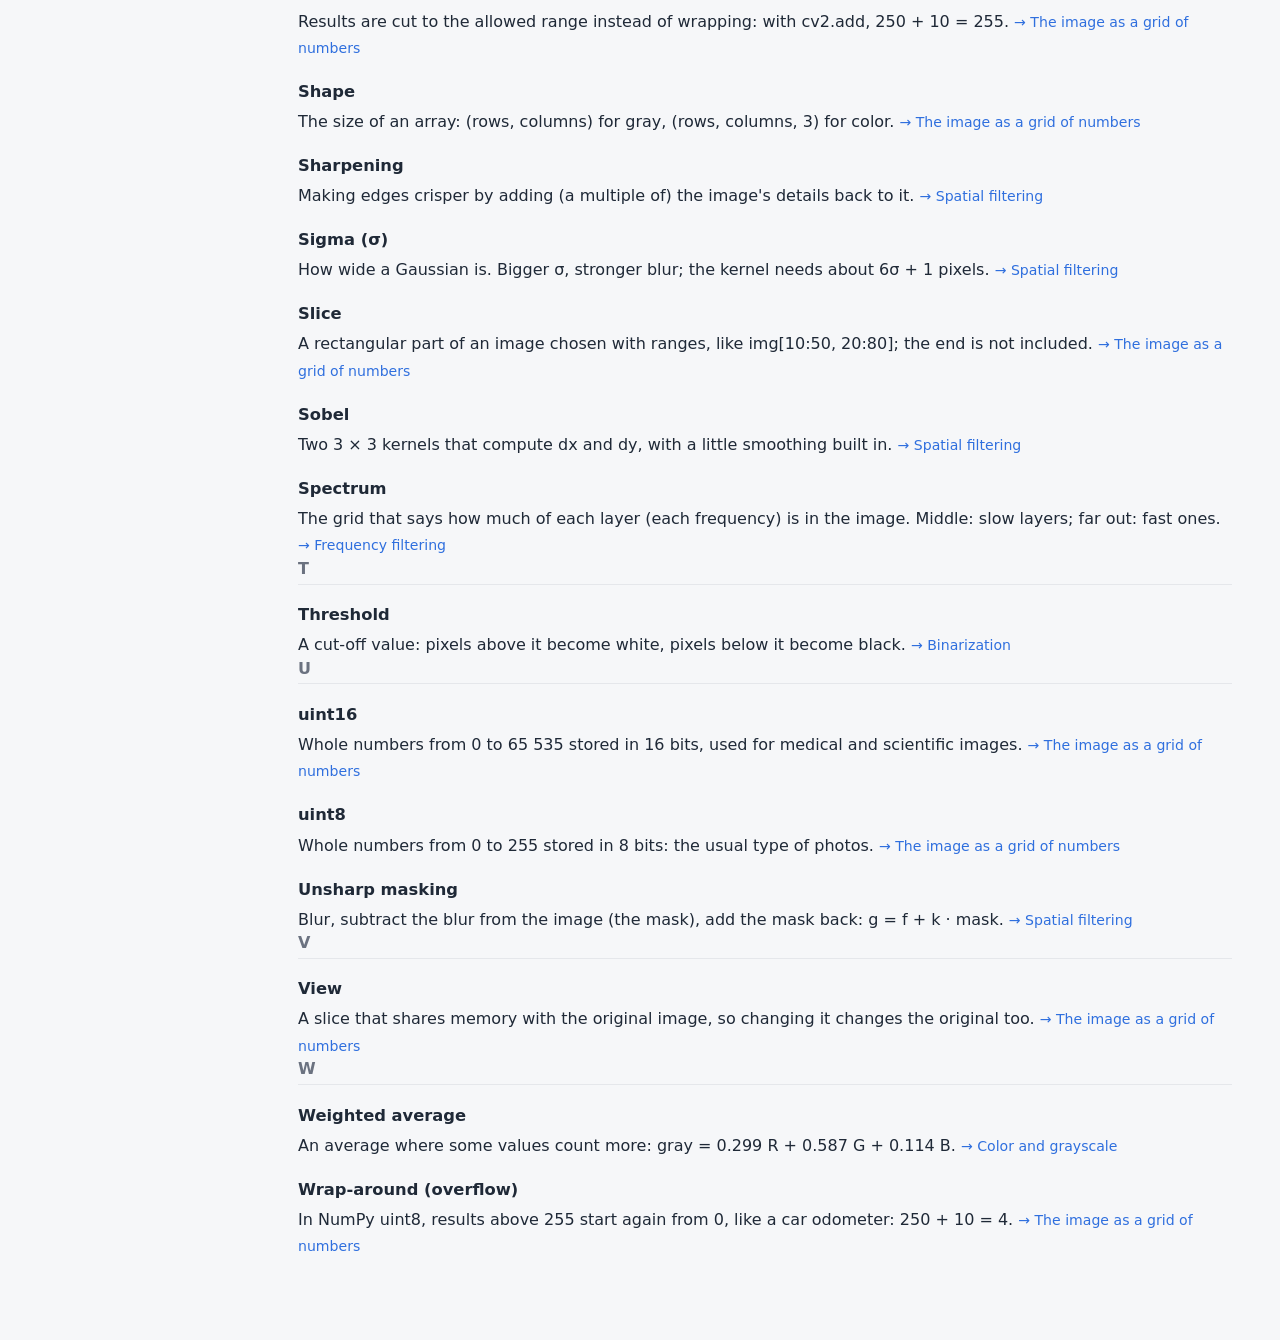
<file: glossary.html>
<!doctype html>
<html lang="en">
<head>
  <meta charset="utf-8">
  <meta name="viewport" content="width=device-width, initial-scale=1">
  <title>Glossary · Image Processing Lab</title>
  <link rel="stylesheet" href="css/style.css?v=20261113">
</head>
<body data-page="glossary">
<main>
  <h1>Glossary</h1>
  <p class="letters" id="letters"></p>
  <dl class="glossary" id="glossary"></dl>
</main>
<script src="js/glossary-data.js?v=20261113"></script>
<script src="js/core.js?v=20261113"></script>
<script src="js/pages/glossary.js?v=20261113"></script>
</body>
</html>
</file>
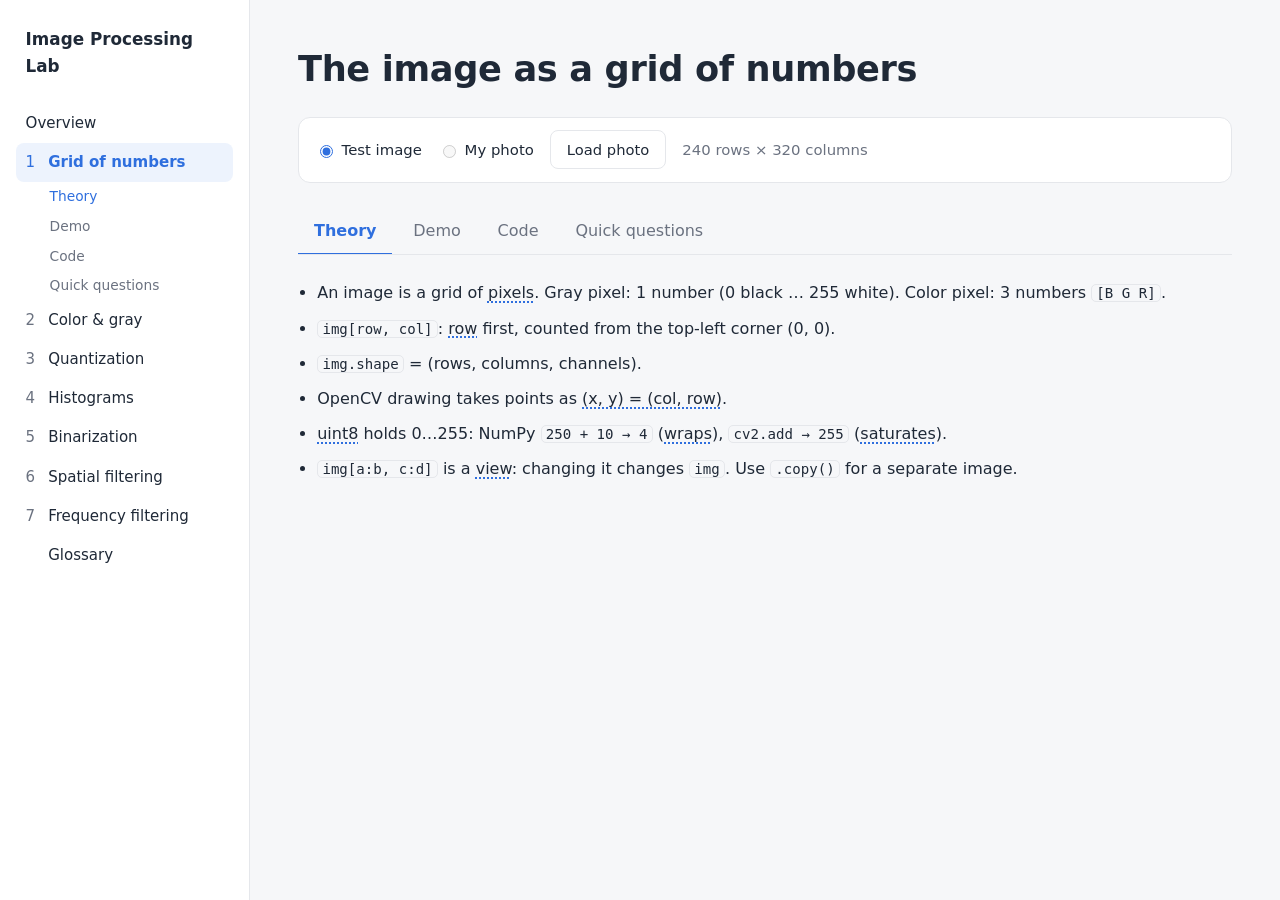
<file: grid.html>
<!doctype html>
<html lang="en">
<head>
  <meta charset="utf-8">
  <meta name="viewport" content="width=device-width, initial-scale=1">
  <title>Grid of Numbers · Image Processing Lab</title>
  <link rel="stylesheet" href="css/style.css?v=20261113">
</head>
<body data-page="grid">
<main>
  <h1>The image as a grid of numbers</h1>
  <div id="image-bar"></div>

  <!-- ============ Theory ============ -->
  <section class="part" id="theory" data-title="Theory">
    <ul class="points">
      <li>An image is a grid of <span class="term" data-term="pixel">pixels</span>. Gray pixel: 1 number (0 black … 255 white). Color pixel: 3 numbers <code>[B G R]</code>.</li>
      <li><code>img[row, col]</code>: <span class="term" data-term="row">row</span> first, counted from the top-left corner (0, 0).</li>
      <li><code>img.shape</code> = (rows, columns, channels).</li>
      <li>OpenCV drawing takes points as <span class="term" data-term="opencv-point">(x, y) = (col, row)</span>.</li>
      <li><span class="term" data-term="uint8">uint8</span> holds 0…255: NumPy <code>250 + 10 → 4</code> (<span class="term" data-term="wrap-around">wraps</span>), <code>cv2.add → 255</code> (<span class="term" data-term="saturation">saturates</span>).</li>
      <li><code>img[a:b, c:d]</code> is a <span class="term" data-term="view">view</span>: changing it changes <code>img</code>. Use <code>.copy()</code> for a separate image.</li>
    </ul>
  </section>

  <!-- ============ Demo ============ -->
  <section class="part" id="demo" data-title="Demo">
    <div class="grid-2">
      <div>
        <canvas id="inspect-canvas" class="pixelated" style="width:100%;cursor:crosshair;touch-action:none;border-radius:8px"></canvas>
        <div class="controls">
          <label><input type="radio" name="inspect-mode" value="color" checked> [B G R]</label>
          <label><input type="radio" name="inspect-mode" value="gray"> gray</label>
        </div>
      </div>
      <div>
        <div class="readout" id="inspect-readout"></div>
        <div style="overflow-x:auto"><table class="inspector-zoom" id="inspect-zoom"></table></div>
      </div>
    </div>
  </section>

  <!-- ============ Code ============ -->
  <section class="part" id="code" data-title="Code">
    <div id="game-predict"></div>
    <div id="game-live-slice"></div>
    <div id="game-bug-circle"></div>

    <div class="exercise">
      <h3 style="margin-top:0">Exercise</h3>
      <p>Print shape, dtype, min, max, mean and the centre pixel. Black out the top-left 50 × 50 corner, print the mean again.
        Image: <a href="images/landscape.png" download>landscape.png</a></p>
      <div class="code"><pre>
import cv2
import numpy as np

img = cv2.imread("landscape.png")
h, w = img.shape[:2]

# your code here
</pre></div>
      <details>
        <summary>Show solution</summary>
        <div class="code"><pre>
import cv2
import numpy as np

img = cv2.imread("landscape.png")
h, w = img.shape[:2]

print(img.shape)
print(img.dtype)
print(img.min(), img.max(), round(img.mean(), 2))
print(img[h // 2, w // 2])

img[0:50, 0:50] = 0
print(round(img.mean(), 2))
</pre></div>
      </details>
      <div class="expected" id="expected-grid"></div>
    </div>
  </section>

  <!-- ============ Quick questions ============ -->
  <section class="part" id="nocode" data-title="Quick questions">
    <div id="game-click-pixel"></div>
    <div id="game-slice-box"></div>
    <div class="quiz">
      <p class="q"><code>img.shape == (480, 640, 3)</code>. How wide is the image?</p>
      <div class="choices">
        <button type="button">480</button>
        <button type="button" data-correct>640</button>
        <button type="button">3</button>
      </div>
      <p class="explain" hidden>Shape is (rows, columns, channels): width = columns = 640.</p>
    </div>
  </section>
</main>
<script src="js/test-image.js?v=20261113"></script>
<script src="js/glossary-data.js?v=20261113"></script>
<script src="js/core.js?v=20261113"></script>
<script src="js/games.js?v=20261113"></script>
<script src="js/pages/grid.js?v=20261113"></script>
</body>
</html>
</file>
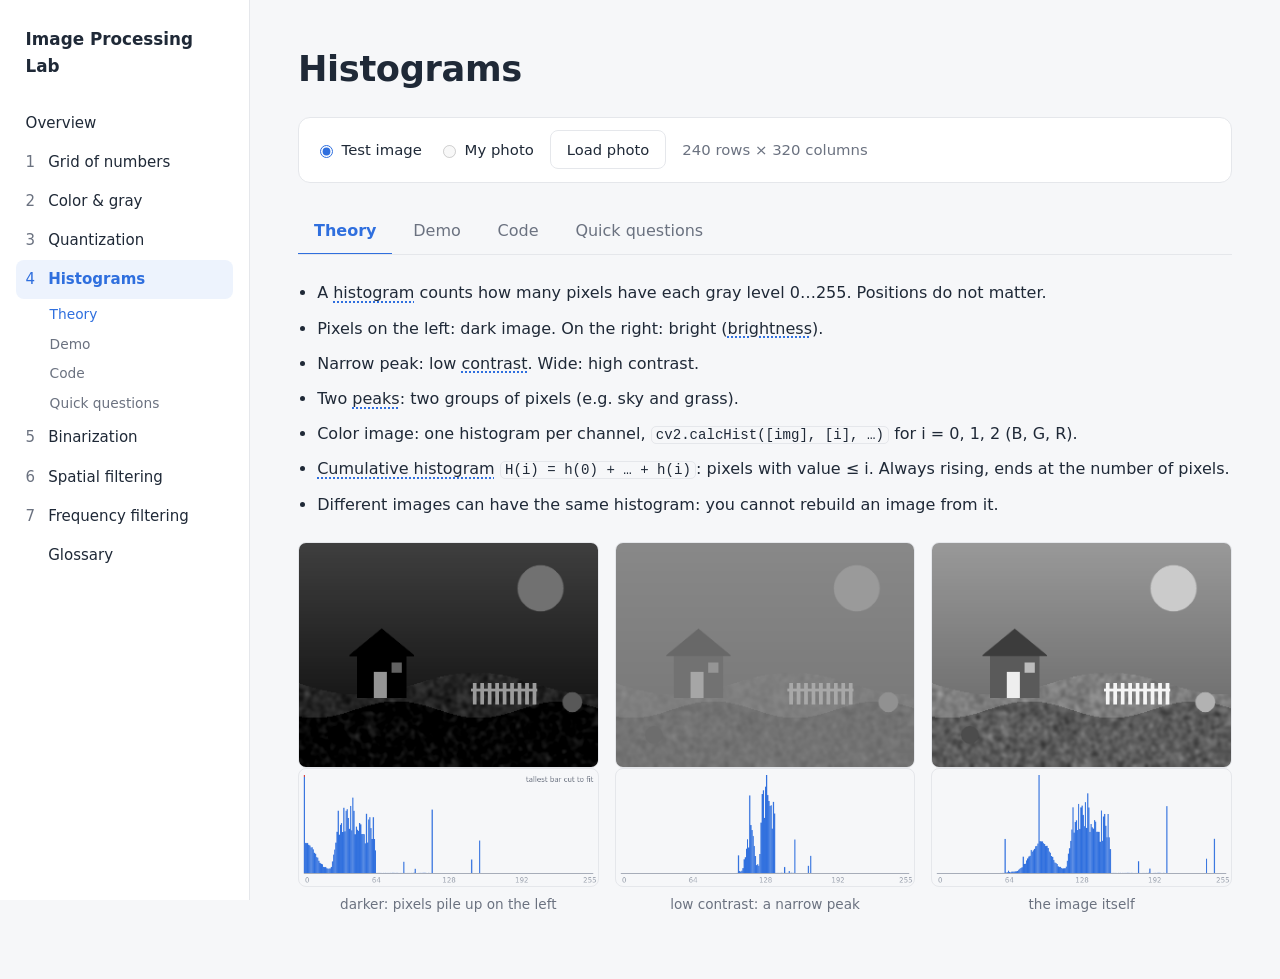
<file: histograms.html>
<!doctype html>
<html lang="en">
<head>
  <meta charset="utf-8">
  <meta name="viewport" content="width=device-width, initial-scale=1">
  <title>Histograms · Image Processing Lab</title>
  <link rel="stylesheet" href="css/style.css?v=20261113">
</head>
<body data-page="histograms">
<main>
  <h1>Histograms</h1>
  <div id="image-bar"></div>

  <!-- ============ Theory ============ -->
  <section class="part" id="theory" data-title="Theory">
    <ul class="points">
      <li>A <span class="term" data-term="histogram">histogram</span> counts how many pixels have each gray level 0…255. Positions do not matter.</li>
      <li>Pixels on the left: dark image. On the right: bright (<span class="term" data-term="brightness">brightness</span>).</li>
      <li>Narrow peak: low <span class="term" data-term="contrast">contrast</span>. Wide: high contrast.</li>
      <li>Two <span class="term" data-term="peak">peaks</span>: two groups of pixels (e.g. sky and grass).</li>
      <li>Color image: one histogram per channel, <code>cv2.calcHist([img], [i], …)</code> for i = 0, 1, 2 (B, G, R).</li>
      <li><span class="term" data-term="cumulative-histogram">Cumulative histogram</span> <code>H(i) = h(0) + … + h(i)</code>: pixels with value ≤ i. Always rising, ends at the number of pixels.</li>
      <li>Different images can have the same histogram: you cannot rebuild an image from it.</li>
    </ul>
    <div class="grid-3" id="reading-examples" style="margin-top:1.5rem"></div>
  </section>

  <!-- ============ Demo ============ -->
  <section class="part" id="demo" data-title="Demo">
    <div class="controls" style="margin-top:0">
      <label>Brightness <input type="range" id="h-beta" min="-120" max="120" value="0"> <b id="h-beta-val">0</b></label>
      <label>Contrast <input type="range" id="h-alpha" min="0.2" max="3" step="0.1" value="1"> <b id="h-alpha-val">1.0</b></label>
      <label><input type="checkbox" id="h-neg"> <span class="term" data-term="negative">Negative</span></label>
      <button class="btn secondary" type="button" id="h-reset">Reset</button>
    </div>
    <div class="code"><pre id="h-code"></pre></div>
    <div class="grid-2">
      <canvas id="h-image" style="width:100%;border-radius:8px"></canvas>
      <div>
        <canvas id="h-hist" style="width:100%;background:var(--surface);border:1px solid var(--border);border-radius:8px"></canvas>
        <p class="caption" id="h-stats"></p>
      </div>
    </div>
  </section>

  <!-- ============ Code ============ -->
  <section class="part" id="code" data-title="Code">
    <div id="game-live-hist"></div>
    <div id="game-fill-channels"></div>
    <div id="game-what-if"></div>
    <div id="game-order-hist"></div>

    <div class="exercise">
      <h3 style="margin-top:0">Exercise</h3>
      <p>Count the pixels of each gray level with NumPy (<code>hist</code>, 256 numbers), check the total, find the most common level, make the cumulative histogram (<code>H</code>), plot <code>hist</code>.</p>
      <div class="code"><pre>
import cv2
import numpy as np
import matplotlib.pyplot as plt

gray = cv2.cvtColor(cv2.imread("landscape.png"), cv2.COLOR_BGR2GRAY)

# name them: hist (the 256 counts), H (the cumulative histogram)
# your code here
</pre></div>
      <details>
        <summary>Show solution</summary>
        <div class="code"><pre>
import cv2
import numpy as np
import matplotlib.pyplot as plt

gray = cv2.cvtColor(cv2.imread("landscape.png"), cv2.COLOR_BGR2GRAY)

hist = np.bincount(gray.ravel(), minlength=256)
print(len(hist), hist.sum(), gray.size)
print(hist.argmax(), hist.max())
print(np.count_nonzero(hist))

H = np.cumsum(hist)
print(H[127], H[-1])

plt.bar(range(256), hist, width=1)
plt.show()
</pre></div>
      </details>
      <div class="expected" id="expected-hist"></div>
    </div>
  </section>

  <!-- ============ Quick questions ============ -->
  <section class="part" id="nocode" data-title="Quick questions">
    <div id="game-match-hist"></div>
    <div id="game-same-hist"></div>
    <div class="quiz">
      <p class="q">All bars sit between 100 and 140. The image is…</p>
      <div class="choices">
        <button type="button" data-correct>low contrast</button>
        <button type="button">very bright</button>
        <button type="button">very dark</button>
      </div>
      <p class="explain" hidden>A narrow histogram means similar grays everywhere.</p>
    </div>
    <div class="quiz">
      <p class="q">You swap the left and right halves of the image. The histogram…</p>
      <div class="choices">
        <button type="button" data-correct>stays the same</button>
        <button type="button">is mirrored</button>
      </div>
      <p class="explain" hidden>It only counts values, not positions.</p>
    </div>
    <div class="quiz">
      <p class="q">The last value of the cumulative histogram, <code>H[255]</code>, is…</p>
      <div class="choices">
        <button type="button" data-correct>the number of pixels</button>
        <button type="button">255</button>
        <button type="button">the most common gray level</button>
      </div>
      <p class="explain" hidden>H adds up all the counts, so at the end every pixel has been counted.</p>
    </div>
  </section>
</main>
<script src="js/test-image.js?v=20261113"></script>
<script src="js/glossary-data.js?v=20261113"></script>
<script src="js/core.js?v=20261113"></script>
<script src="js/games.js?v=20261113"></script>
<script src="js/pages/histograms.js?v=20261113"></script>
</body>
</html>
</file>
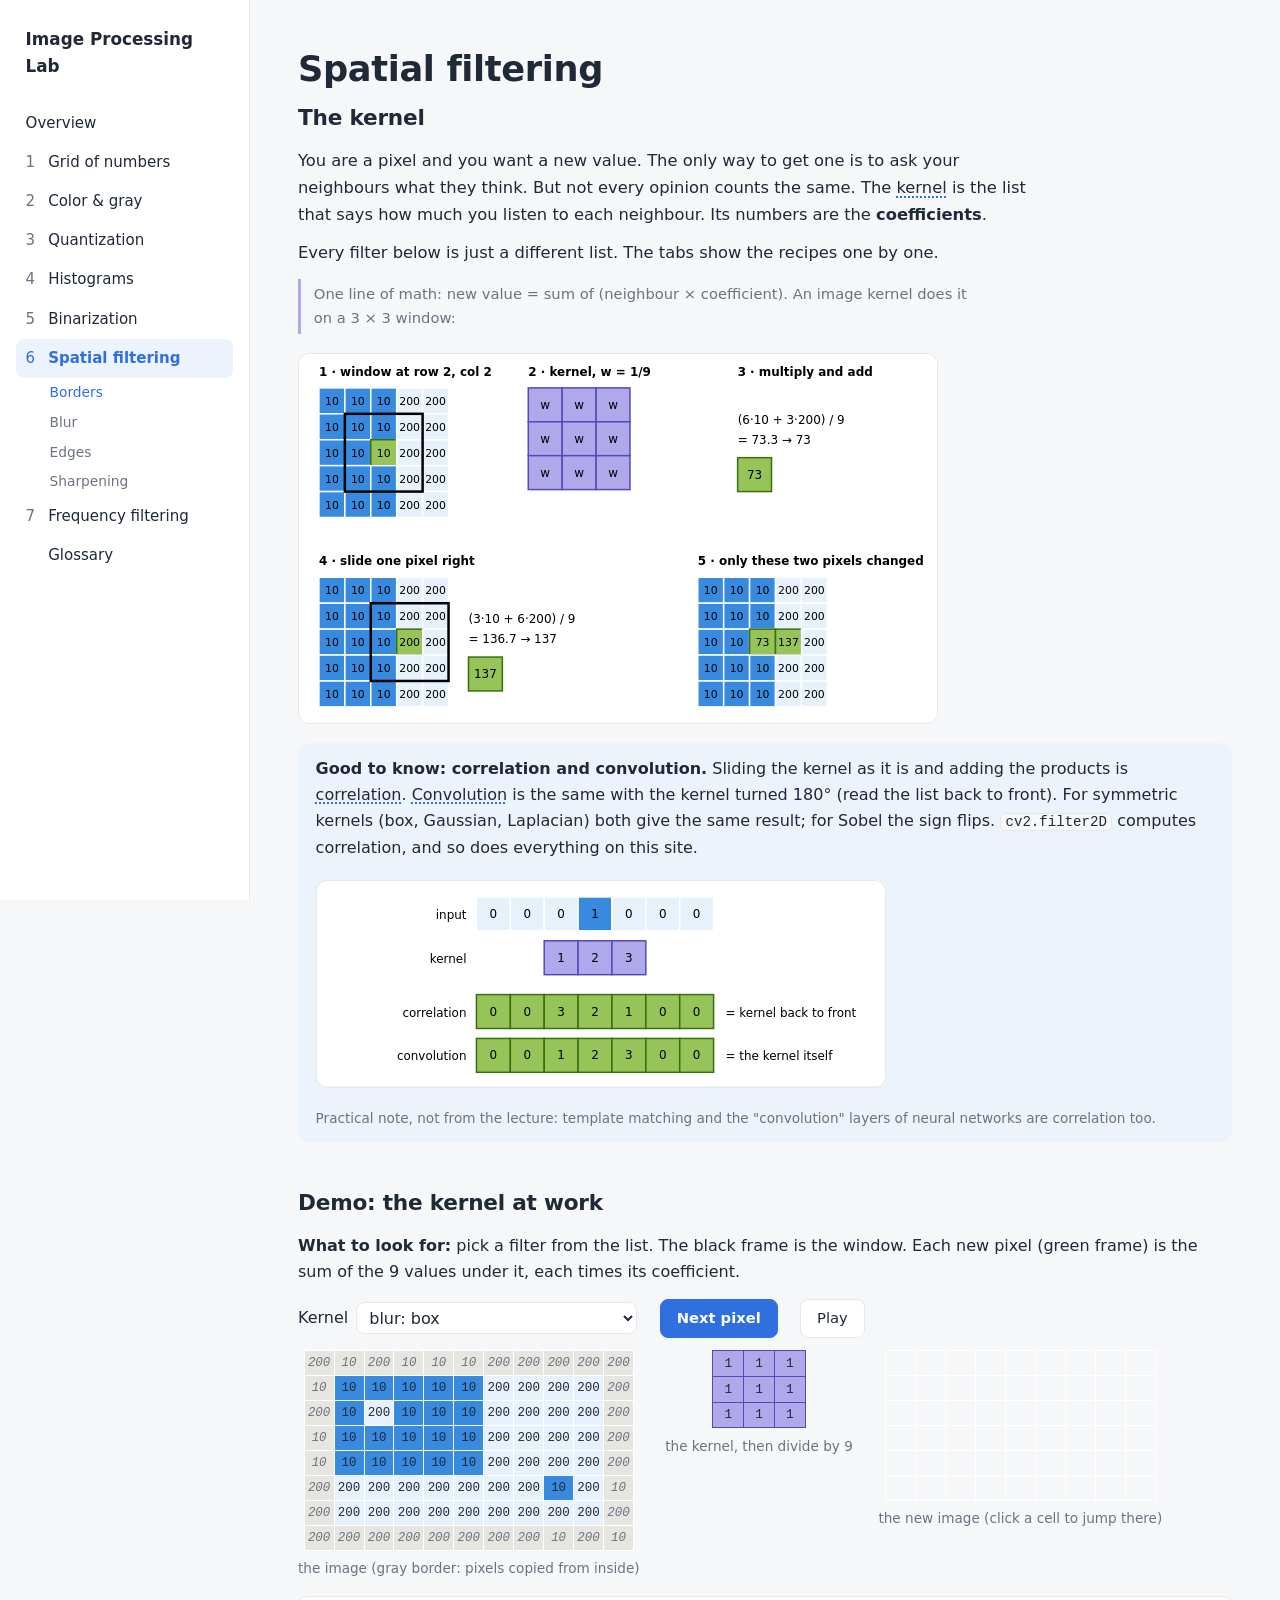
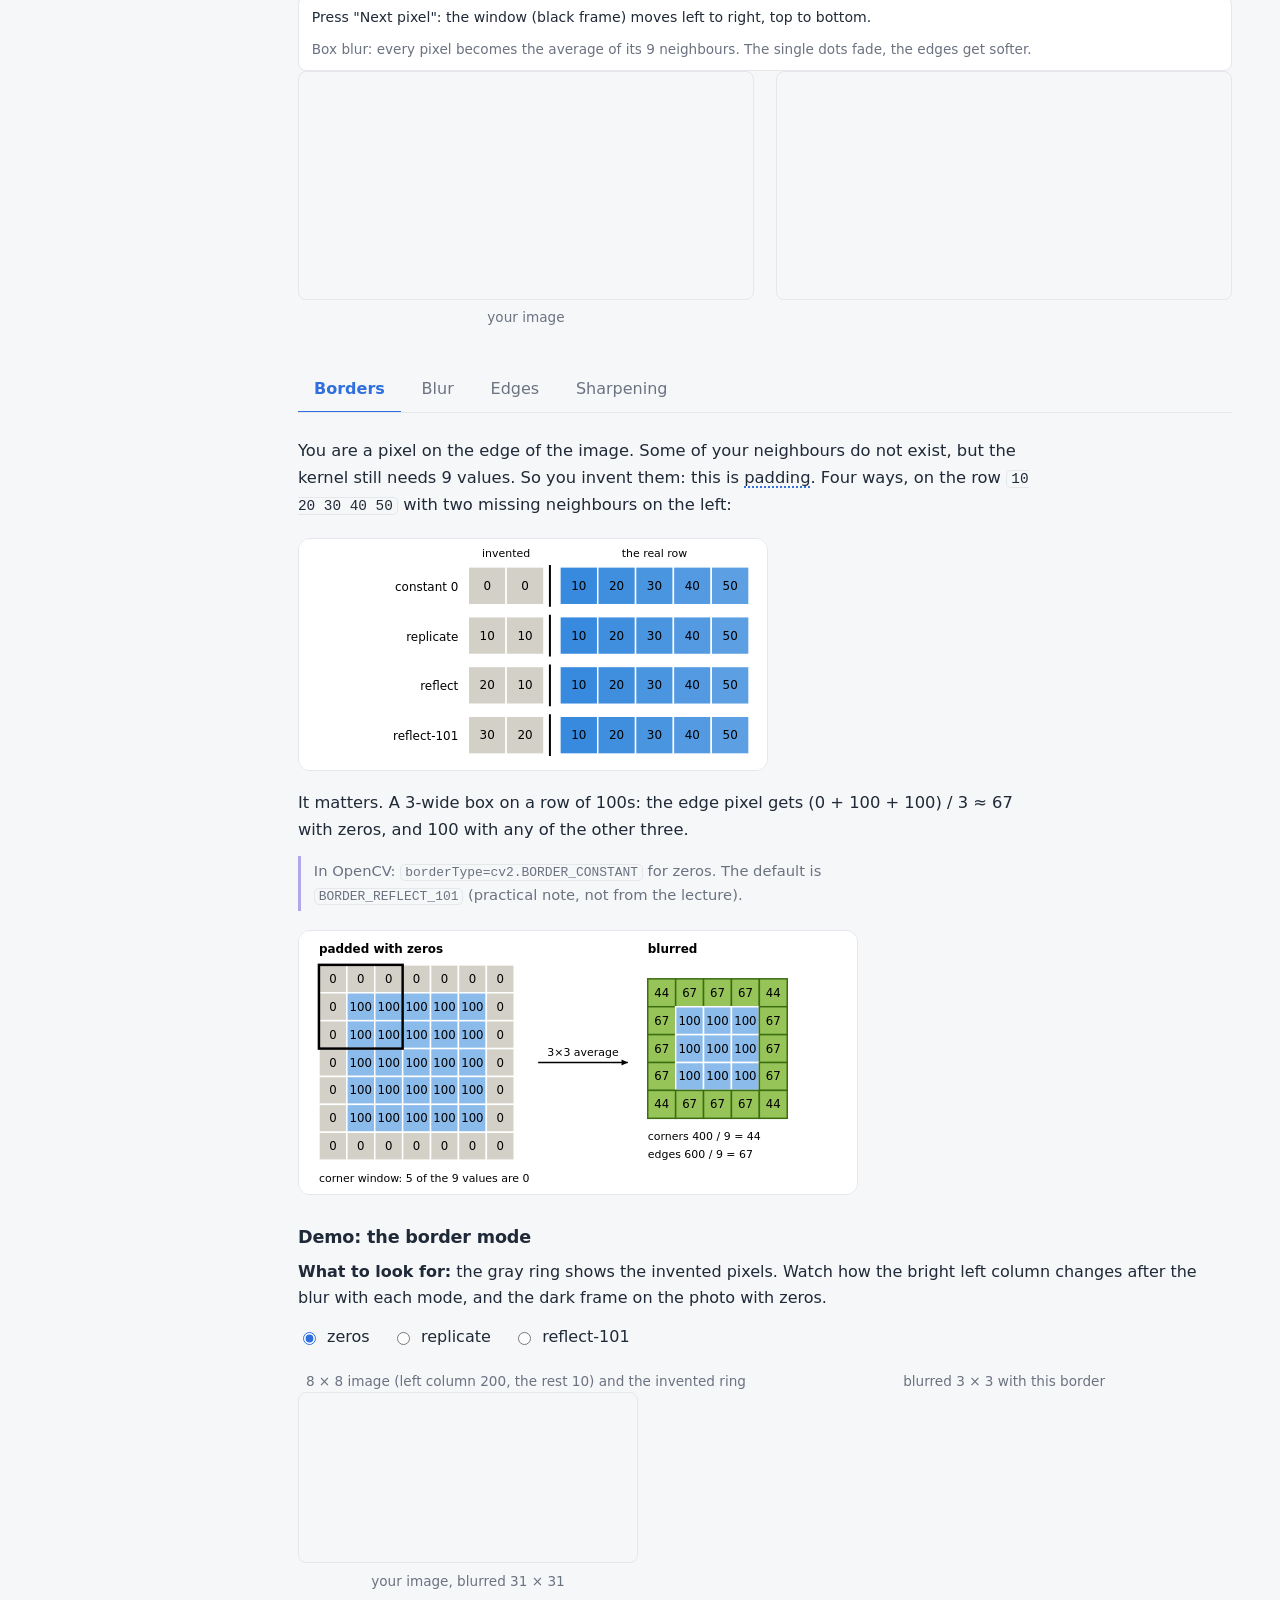
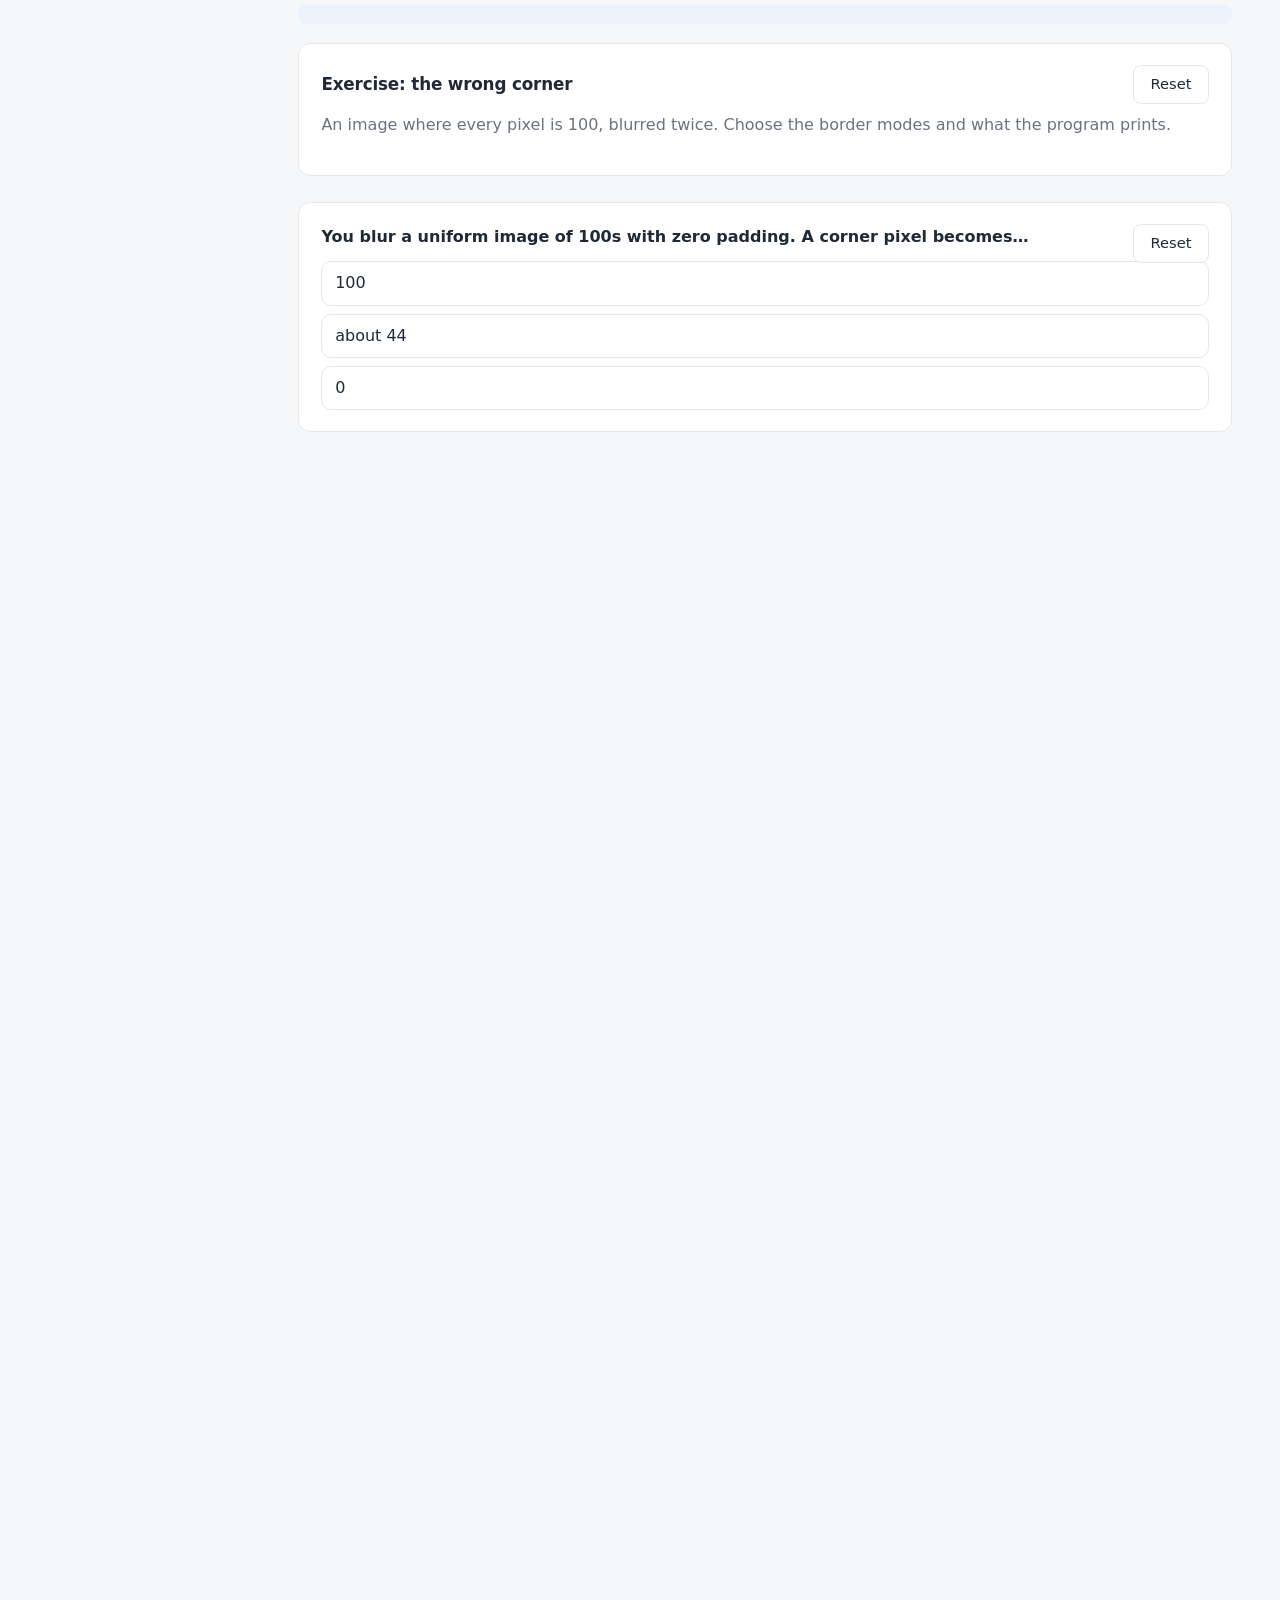
<file: kernel.html>
<!doctype html>
<html lang="en">
<head>
  <meta charset="utf-8">
  <title>Moved · Image Processing Lab</title>
  <meta http-equiv="refresh" content="0; url=spatial.html">
</head>
<body><p>This page moved to <a href="spatial.html">Spatial filtering</a>.</p></body>
</html>
</file>
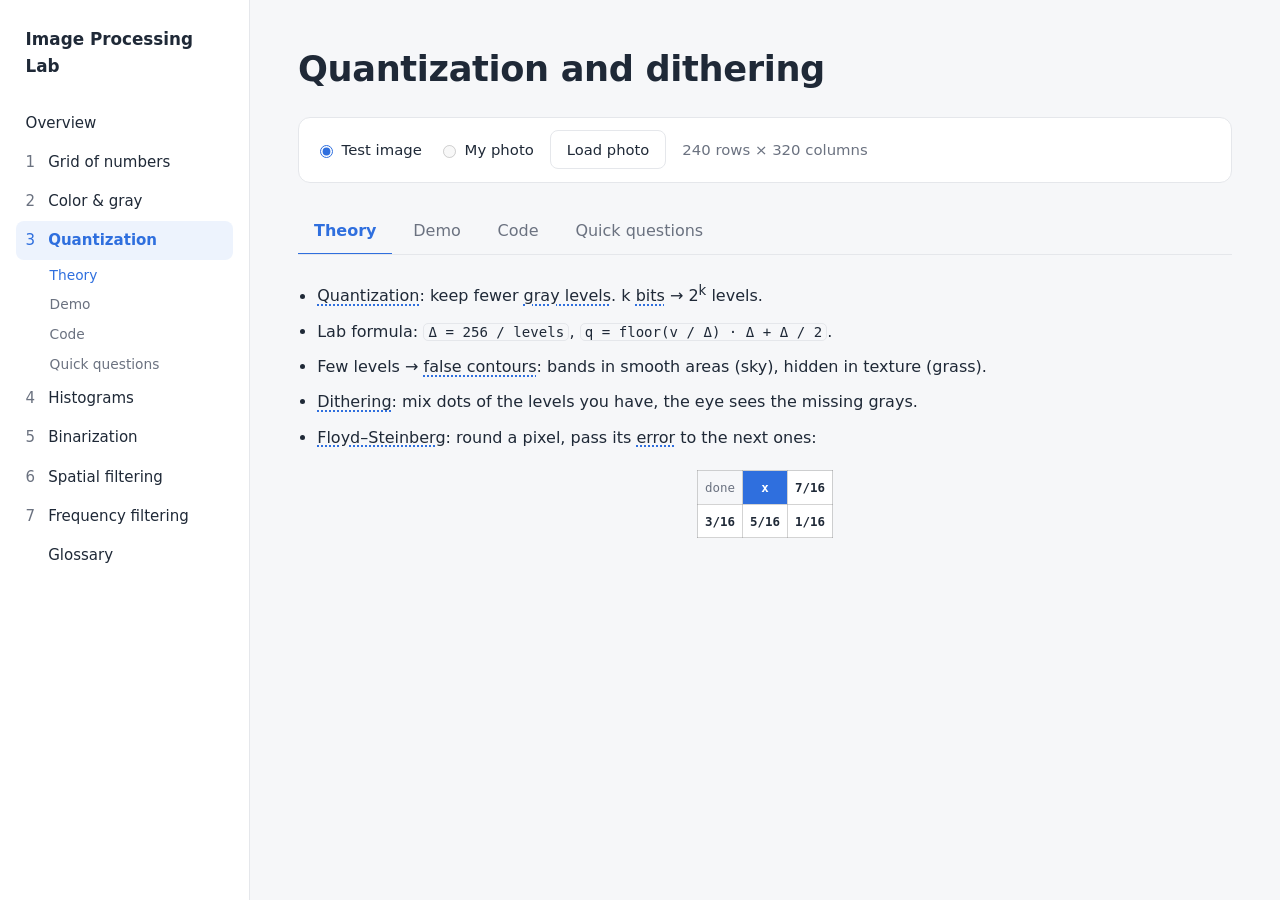
<file: quantization.html>
<!doctype html>
<html lang="en">
<head>
  <meta charset="utf-8">
  <meta name="viewport" content="width=device-width, initial-scale=1">
  <title>Quantization and Dithering · Image Processing Lab</title>
  <link rel="stylesheet" href="css/style.css?v=20261113">
</head>
<body data-page="quantization">
<main>
  <h1>Quantization and dithering</h1>
  <div id="image-bar"></div>

  <!-- ============ Theory ============ -->
  <section class="part" id="theory" data-title="Theory">
    <ul class="points">
      <li><span class="term" data-term="quantization">Quantization</span>: keep fewer <span class="term" data-term="gray-level">gray levels</span>. k <span class="term" data-term="bit">bits</span> → 2<sup>k</sup> levels.</li>
      <li>Lab formula: <code>Δ = 256 / levels</code>, <code>q = floor(v / Δ) · Δ + Δ / 2</code>.</li>
      <li>Few levels → <span class="term" data-term="false-contours">false contours</span>: bands in smooth areas (sky), hidden in texture (grass).</li>
      <li><span class="term" data-term="dithering">Dithering</span>: mix dots of the levels you have, the eye sees the missing grays.</li>
      <li><span class="term" data-term="floyd-steinberg">Floyd–Steinberg</span>: round a pixel, pass its <span class="term" data-term="quantization-error">error</span> to the next ones:</li>
    </ul>
    <table class="fs-grid diagram">
      <tr><td class="done">done</td><td class="me"><b>x</b></td><td><b>7/16</b></td></tr>
      <tr><td><b>3/16</b></td><td><b>5/16</b></td><td><b>1/16</b></td></tr>
    </table>
  </section>

  <!-- ============ Demo ============ -->
  <section class="part" id="demo" data-title="Demo">
    <div class="controls" style="margin-top:0">
      <label>Bits <input type="range" id="q-bits" min="1" max="8" value="2"> <b id="q-bits-val">2</b></label>
      <select id="q-method" aria-label="Method">
        <option value="quantize">Quantize</option>
        <option value="nearest">Threshold</option>
        <option value="random">Random dither</option>
        <option value="fs">Floyd–Steinberg</option>
      </select>
    </div>
    <div class="grid-2">
      <canvas id="q-image" class="pixelated" style="width:100%;border-radius:8px"></canvas>
      <div>
        <canvas id="q-gradient-orig" class="pixelated" style="width:100%;height:44px;border-radius:6px"></canvas>
        <canvas id="q-gradient" class="pixelated" style="width:100%;height:44px;border-radius:6px;margin-top:.6rem"></canvas>
        <div class="readout" id="q-readout" style="margin-top:.8rem"></div>
      </div>
    </div>
    <h2>Floyd–Steinberg step by step</h2>
    <div class="controls">
      <button class="btn" id="fs-step" type="button">Next pixel</button>
      <button class="btn secondary" id="fs-row" type="button">Row</button>
      <button class="btn secondary" id="fs-all" type="button">All</button>
      <button class="btn secondary" id="fs-reset" type="button">Reset</button>
    </div>
    <div class="grid-2">
      <div style="overflow-x:auto"><table class="fs-grid" id="fs-grid"></table></div>
      <div class="readout" id="fs-explain" style="font-family:inherit"></div>
    </div>
  </section>

  <!-- ============ Code ============ -->
  <section class="part" id="code" data-title="Code">
    <div id="game-live-quantize"></div>
    <div id="game-fill-fs"></div>
    <div id="game-order-fs"></div>
    <div id="game-bug-fs"></div>

    <div class="exercise">
      <h3 style="margin-top:0">Exercise</h3>
      <p>Write <code>quantize(gray, levels)</code> and <code>floyd_steinberg(gray, levels)</code>. Print levels and means.</p>
      <div class="code"><pre>
import cv2
import numpy as np

def quantize(gray, levels):
    pass

def floyd_steinberg(gray, levels=2):
    pass

gray = cv2.cvtColor(cv2.imread("landscape.png"), cv2.COLOR_BGR2GRAY)
q4 = quantize(gray, 4)
fs = floyd_steinberg(gray, 2)
print(np.unique(q4), round(q4.mean(), 2))
print(np.unique(fs), round(fs.mean(), 2))
print(round(gray.mean(), 2), np.count_nonzero(fs == 255))
</pre></div>
      <details>
        <summary>Show solution</summary>
        <div class="code"><pre>
def quantize(gray, levels):
    step = 256 / levels
    q = np.floor(gray.astype(np.float64) / step) * step + step / 2
    return np.clip(q, 0, 255).astype(np.uint8)

def floyd_steinberg(gray, levels=2):
    f = gray.astype(np.float64)
    step = 255 / (levels - 1)
    h, w = f.shape
    for y in range(h):
        for x in range(w):
            old = f[y, x]
            new = np.round(old / step) * step
            f[y, x] = new
            err = old - new
            if x + 1 &lt; w: f[y, x + 1] += err * 7 / 16
            if y + 1 &lt; h:
                if x > 0: f[y + 1, x - 1] += err * 3 / 16
                f[y + 1, x] += err * 5 / 16
                if x + 1 &lt; w: f[y + 1, x + 1] += err * 1 / 16
    return np.clip(f, 0, 255).astype(np.uint8)
</pre></div>
      </details>
      <div class="expected" id="expected-quant"></div>
    </div>
  </section>

  <!-- ============ Quick questions ============ -->
  <section class="part" id="nocode" data-title="Quick questions">
    <div id="game-guess-levels"></div>
    <div class="quiz">
      <p class="q">3 bits give how many gray levels?</p>
      <div class="choices">
        <button type="button">3</button>
        <button type="button">6</button>
        <button type="button" data-correct>8</button>
      </div>
      <p class="explain" hidden>2 × 2 × 2 = 8.</p>
    </div>
    <div class="quiz">
      <p class="q">Where do false contours appear first?</p>
      <div class="choices">
        <button type="button" data-correct>Smooth areas (sky)</button>
        <button type="button">Textured areas (grass)</button>
      </div>
      <p class="explain" hidden>Texture hides the steps; smooth areas show them.</p>
    </div>
  </section>
</main>
<script src="js/test-image.js?v=20261113"></script>
<script src="js/glossary-data.js?v=20261113"></script>
<script src="js/core.js?v=20261113"></script>
<script src="js/games.js?v=20261113"></script>
<script src="js/pages/quantization.js?v=20261113"></script>
</body>
</html>
</file>
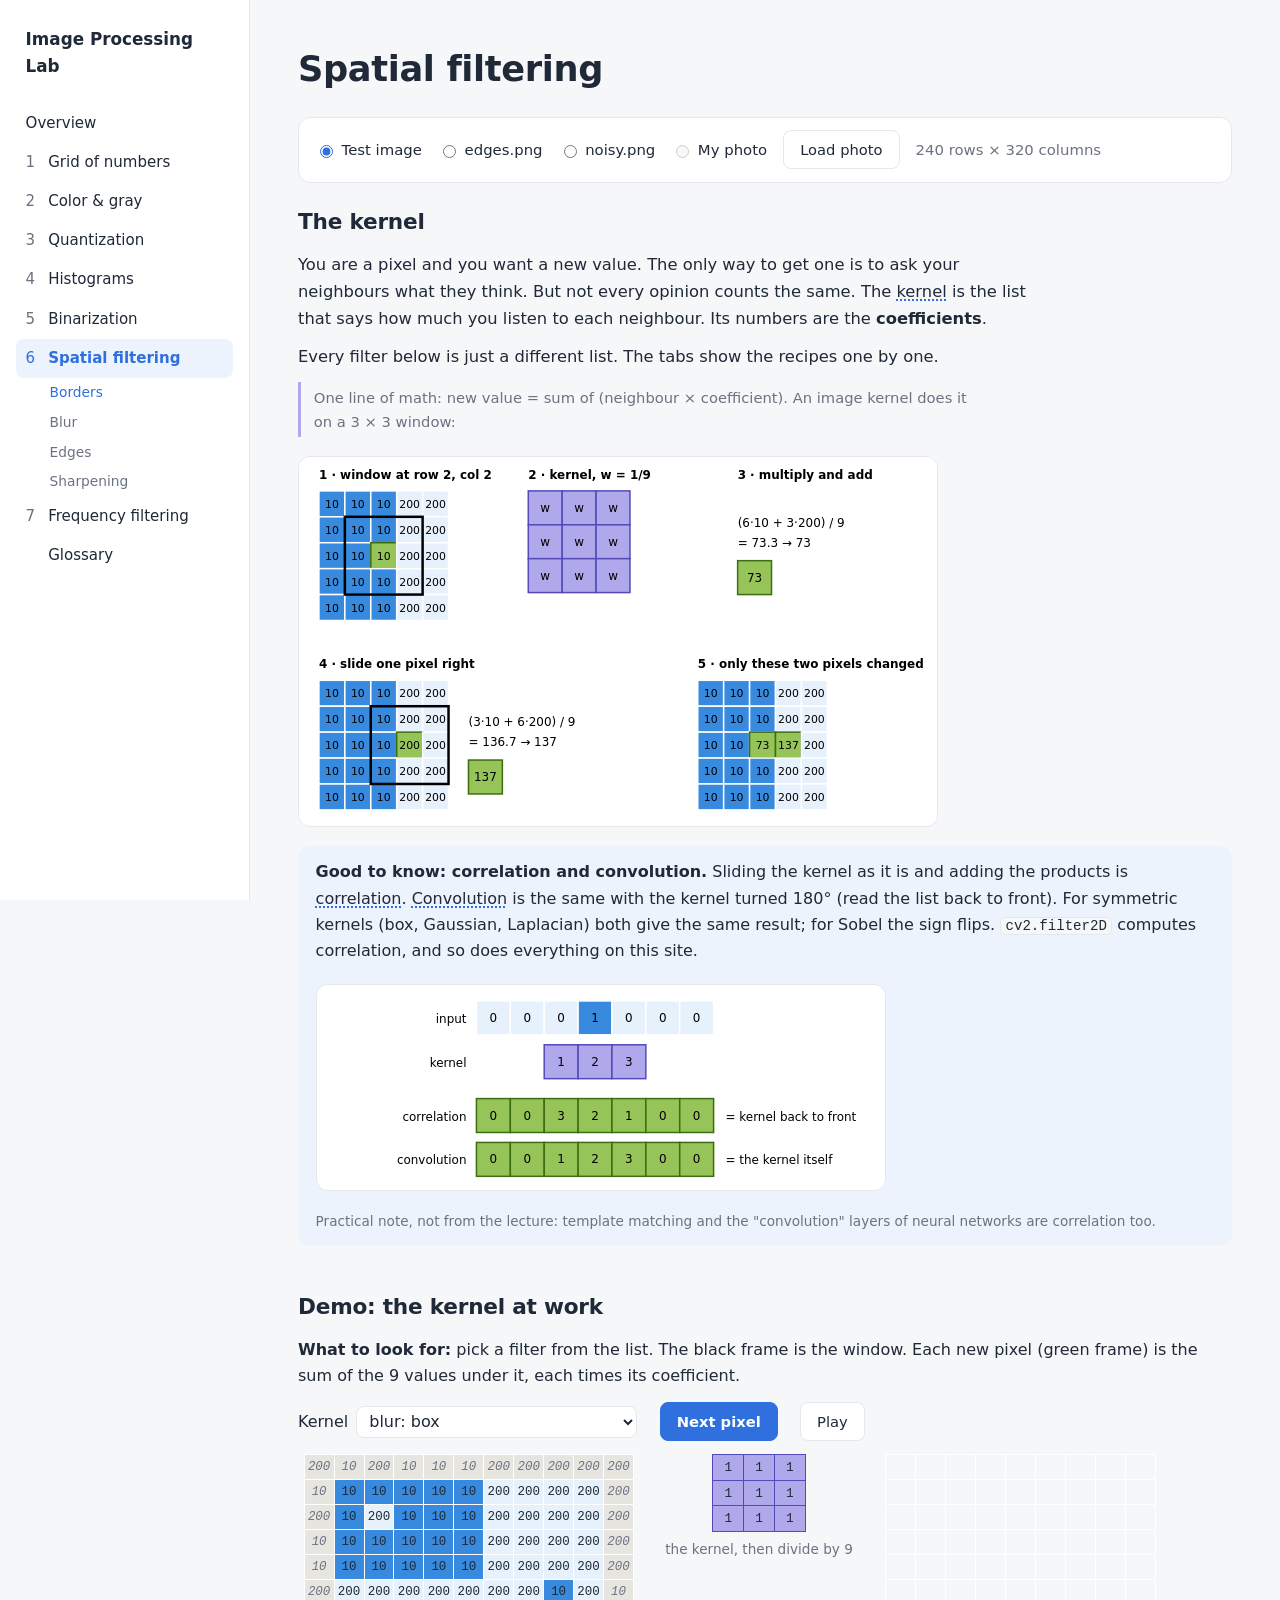
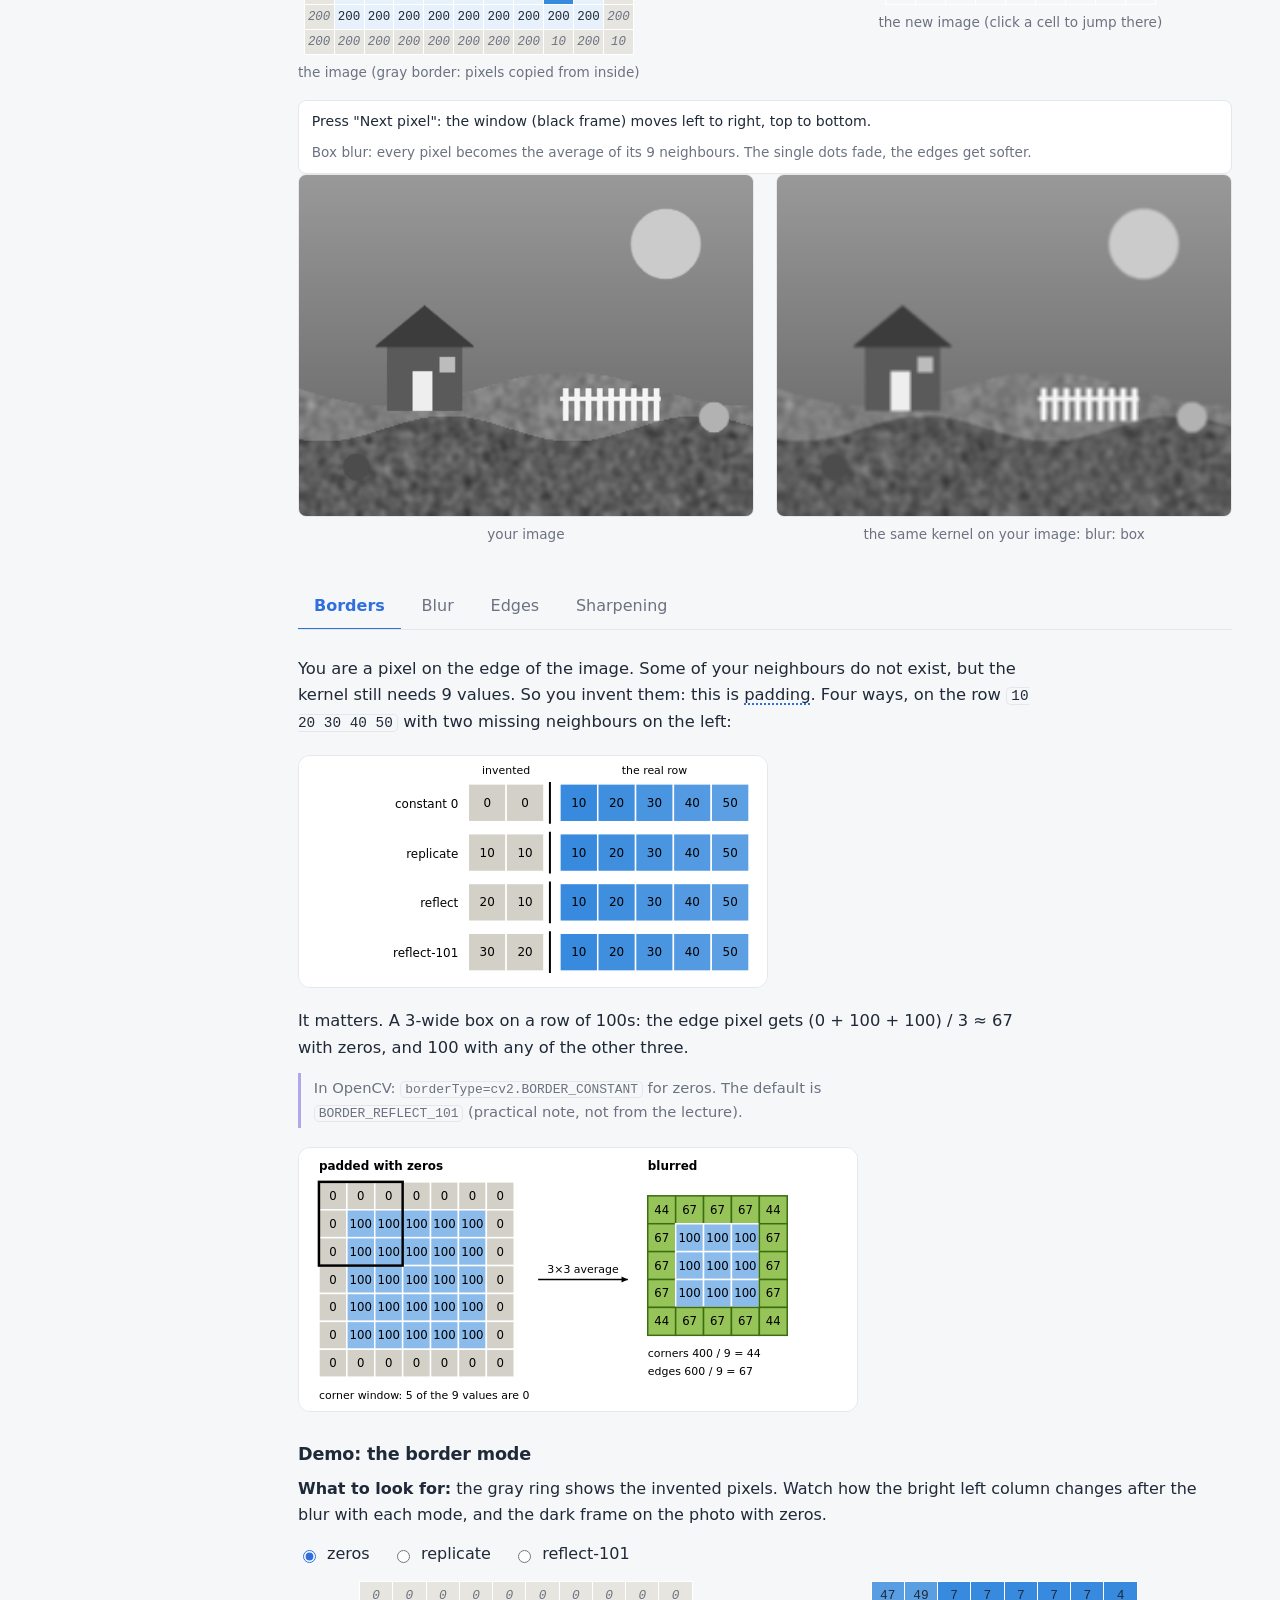
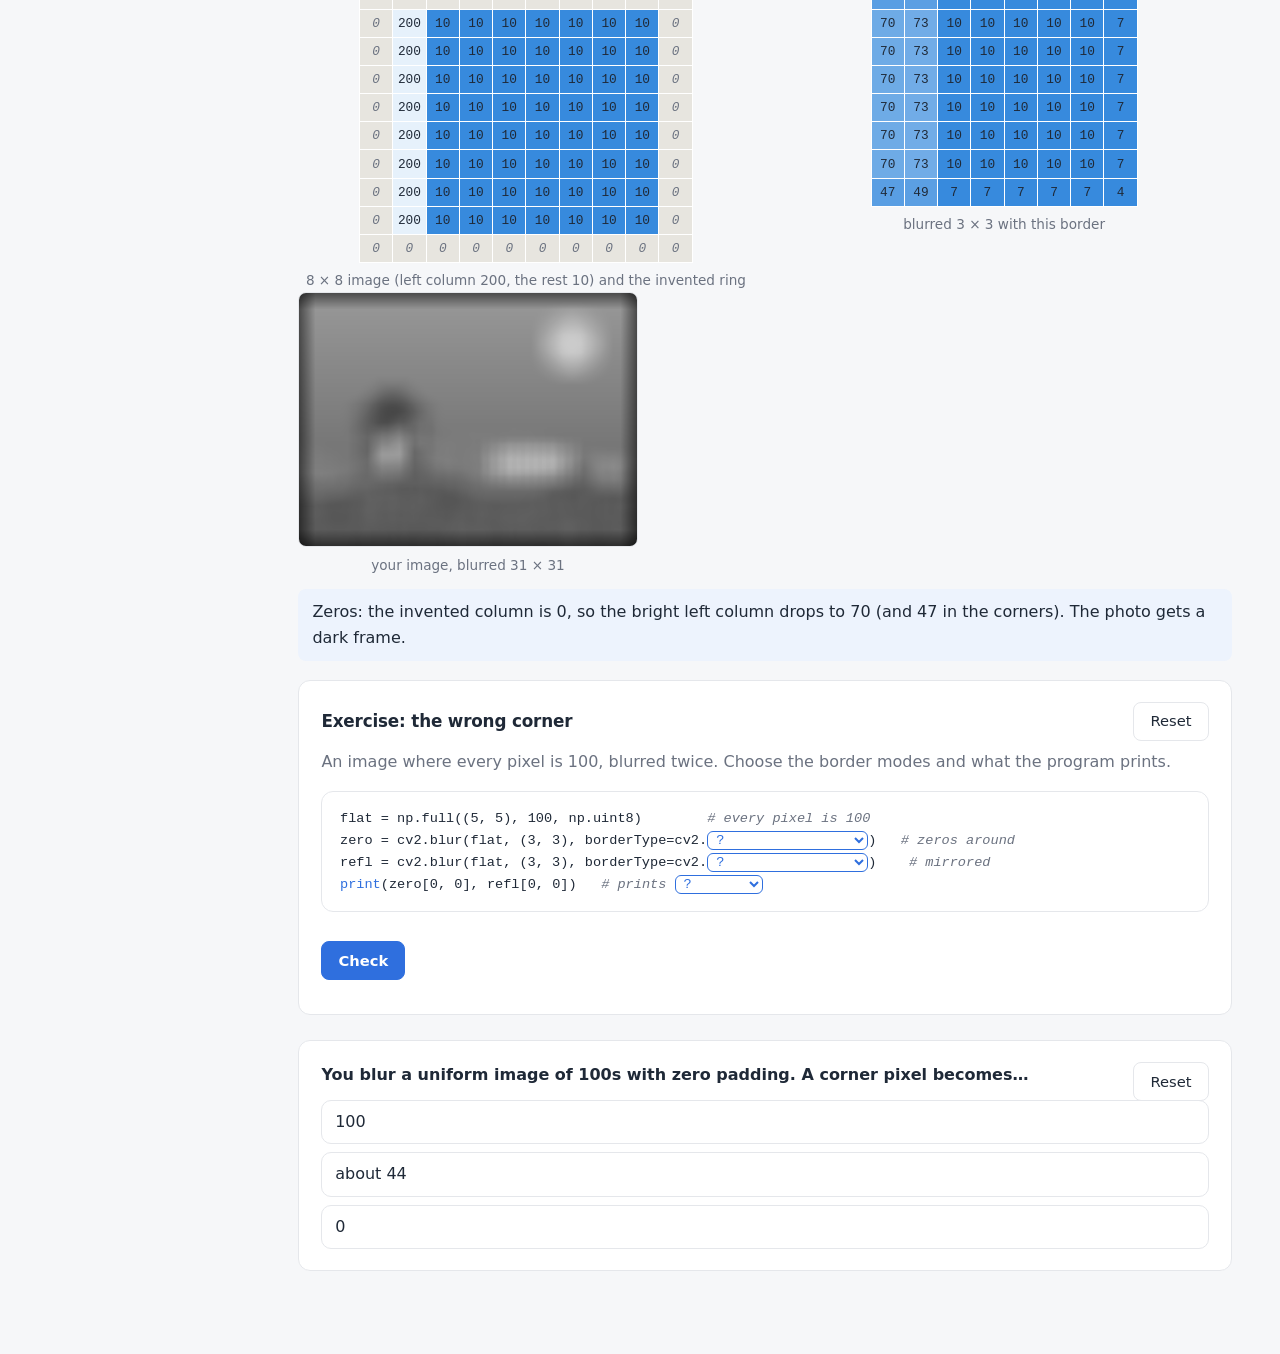
<file: spatial.html>
<!doctype html>
<html lang="en">
<head>
  <meta charset="utf-8">
  <meta name="viewport" content="width=device-width, initial-scale=1">
  <title>Spatial filtering · Image Processing Lab</title>
  <link rel="stylesheet" href="css/style.css?v=20261113">
</head>
<body data-page="spatial">
<main>
  <h1>Spatial filtering</h1>
  <div id="image-bar"></div>

  <!-- ============ The kernel: the idea behind every filter on this page ============ -->
  <div class="intro" id="kernel-intro">
    <h2 style="margin-top:0">The kernel</h2>
    <p class="story">You are a pixel and you want a new value. The only way to get one is to ask your neighbours what they think.
      But not every opinion counts the same. The <span class="term" data-term="kernel">kernel</span> is the list that says
      how much you listen to each neighbour. Its numbers are the <b>coefficients</b>.</p>
    <p class="story">Every filter below is just a different list. The tabs show the recipes one by one.</p>
    <p class="tech">One line of math: new value = sum of (neighbour × coefficient). An image kernel does it on a 3 × 3 window:</p>
    <div id="d-kernel"></div>
    <div class="callout">
      <b>Good to know: correlation and convolution.</b>
      Sliding the kernel as it is and adding the products is <span class="term" data-term="correlation">correlation</span>.
      <span class="term" data-term="convolution">Convolution</span> is the same with the kernel turned 180° (read the list back to front).
      For symmetric kernels (box, Gaussian, Laplacian) both give the same result; for Sobel the sign flips.
      <code>cv2.filter2D</code> computes correlation, and so does everything on this site.
      <div id="d-corr"></div>
      <span class="caption-left">Practical note, not from the lecture: template matching and the "convolution" layers of neural networks are correlation too.</span>
    </div>

    <h2>Demo: the kernel at work</h2>
    <p class="look"><b>What to look for:</b> pick a filter from the list. The black frame is the window. Each new pixel (green frame) is the sum of the 9 values under it, each times its coefficient.</p>
    <div class="controls">
      <label>Kernel <select id="ks-kernel"></select></label>
      <button class="btn" type="button" id="ks-step">Next pixel</button>
      <button class="btn secondary" type="button" id="ks-play">Play</button>
    </div>
    <div class="slide-demo">
      <figure class="figure"><div class="table-scroll"><table class="num-grid slide" id="ks-in"></table></div><figcaption>the image (gray border: pixels copied from inside)</figcaption></figure>
      <figure class="figure"><table class="num-grid kernel" id="ks-k"></table><figcaption id="ks-k-cap"></figcaption></figure>
      <figure class="figure"><div class="table-scroll"><table class="num-grid slide" id="ks-out"></table></div><figcaption>the new image (click a cell to jump there)</figcaption></figure>
    </div>
    <div class="readout calc" id="ks-calc"></div>
    <div class="grid-2">
      <figure class="figure"><canvas id="ks-src"></canvas><figcaption>your image</figcaption></figure>
      <figure class="figure"><canvas id="ks-dst"></canvas><figcaption id="ks-dst-cap"></figcaption></figure>
    </div>
  </div>

  <!-- ============ 1. Borders ============ -->
  <section class="part" id="borders" data-title="Borders">
    <p class="story">You are a pixel on the edge of the image. Some of your neighbours do not exist, but the kernel still needs 9 values.
      So you invent them: this is <span class="term" data-term="padding">padding</span>. Four ways, on the row <code>10 20 30 40 50</code>
      with two missing neighbours on the left:</p>
    <div id="d-ways"></div>
    <p class="story">It matters. A 3-wide box on a row of 100s: the edge pixel gets (0 + 100 + 100) / 3 ≈ 67 with zeros, and 100 with any of the other three.</p>
    <p class="tech">In OpenCV: <code>borderType=cv2.BORDER_CONSTANT</code> for zeros. The default is <code>BORDER_REFLECT_101</code> (practical note, not from the lecture).</p>
    <div id="d-border"></div>

    <h2>Demo: the border mode</h2>
    <p class="look"><b>What to look for:</b> the gray ring shows the invented pixels. Watch how the bright left column changes after the blur with each mode, and the dark frame on the photo with zeros.</p>
    <div class="controls">
      <label><input type="radio" name="kb-border" value="zeros" checked> zeros</label>
      <label><input type="radio" name="kb-border" value="replicate"> replicate</label>
      <label><input type="radio" name="kb-border" value="reflect"> reflect-101</label>
    </div>
    <div class="grid-2">
      <figure class="figure"><div class="table-scroll"><table class="num-grid" id="kb-in"></table></div><figcaption>8 × 8 image (left column 200, the rest 10) and the invented ring</figcaption></figure>
      <figure class="figure"><div class="table-scroll"><table class="num-grid" id="kb-grid"></table></div><figcaption>blurred 3 × 3 with this border</figcaption></figure>
    </div>
    <figure class="figure" style="max-width:340px"><canvas id="kb-photo"></canvas><figcaption>your image, blurred 31 × 31</figcaption></figure>
    <p class="live" id="kb-caption"></p>

    <div id="ex-borders"></div>
    <div class="quiz">
      <p class="q">You blur a uniform image of 100s with zero padding. A corner pixel becomes…</p>
      <div class="choices">
        <button type="button">100</button>
        <button type="button" data-correct>about 44</button>
        <button type="button">0</button>
      </div>
      <p class="explain" hidden>Its window holds 4 pixels of 100 and 5 invented zeros: 400 / 9 ≈ 44.</p>
    </div>
  </section>

  <!-- ============ 2. Blur ============ -->
  <section class="part" id="blur" data-title="Blur">
    <p class="story">A <span class="term" data-term="box-filter">box</span> filter listens to every neighbour the same.
      A <span class="term" data-term="gaussian-filter">Gaussian</span> filter listens more to the close ones, and less and less to the far ones.
      On <code>10 10 10 200 200</code> (you are the middle one): box, 1/5 each, gives 86. Gaussian-like weights <code>1 4 6 4 1</code> / 16 give 69: you stay closer to yourself.</p>
    <p class="story">With a box you choose the size. With a Gaussian you choose <span class="term" data-term="sigma">σ</span>: how far you still listen.
      For the same blur a Gaussian needs a bigger kernel (lecture: box 71 × 71 vs Gaussian 151 × 151, σ = 25).</p>
    <p class="tech">Gaussian kernel size ≈ 6σ + 1. Both filters are separable: one pass along the rows, one along the columns.</p>
    <div id="d-recipes-blur"></div>
    <div id="d-bars"></div>

    <h2>Demo: box or Gaussian</h2>
    <p class="look"><b>What to look for:</b> move "blur amount" until the noise is gone. Then compare the edges of the letters with box and with Gaussian.</p>
    <div class="controls">
      <label><input type="radio" name="kc-kind" value="box" checked> box</label>
      <label><input type="radio" name="kc-kind" value="gauss"> Gaussian</label>
      <label>blur amount <input type="range" id="kc-amount" min="1" max="10" value="2"> <b id="kc-amount-val"></b></label>
    </div>
    <canvas id="kc-bars" class="bars"></canvas>
    <div class="grid-2">
      <figure class="figure"><canvas id="kc-src"></canvas><figcaption>noisy.png</figcaption></figure>
      <figure class="figure"><canvas id="kc-dst"></canvas><figcaption id="kc-cap"></figcaption></figure>
    </div>
    <p class="live" id="kc-live"></p>

    <div id="ex-blur"></div>
    <div class="quiz">
      <p class="q">To get the same blur as a box, a Gaussian kernel must be…</p>
      <div class="choices">
        <button type="button" data-correct>larger</button>
        <button type="button">smaller</button>
        <button type="button">the same size</button>
      </div>
      <p class="explain" hidden>Its far weights are tiny, so it needs more room to blur as much.</p>
    </div>
  </section>

  <!-- ============ 3. Edges ============ -->
  <section class="part" id="edges" data-title="Edges">
    <p class="story">To find an edge, ask your neighbours: "is the right side different from the left side?"
      The recipe <code>-1 0 1</code> (right minus left) gives 0 on a flat area and a big number on an edge:</p>
    <div id="d-recipes-edges"></div>
    <p class="story"><span class="term" data-term="sobel">Sobel</span> does the same on three rows at once, and the middle row counts double.
      One kernel finds vertical edges, another finds horizontal ones. To know how strong an edge is whatever its direction, combine them like a walk:
      3 m east and 4 m north is 5 m away. That is the <span class="term" data-term="magnitude">magnitude</span> of the <span class="term" data-term="gradient">gradient</span>. Do not just add them: the signs can cancel.</p>
    <p class="tech">dx (vertical edges) = <code>[-1 0 1; -2 0 2; -1 0 1]</code>, dy (horizontal edges) = <code>[-1 -2 -1; 0 0 0; 1 2 1]</code>, strength = √(dx² + dy²).
      The lecture slide calls them g<sub>x</sub> / g<sub>y</sub> the other way round (it takes x as the row direction); we use OpenCV's names.</p>
    <div id="d-sobel"></div>

    <h2>Demo: which edges?</h2>
    <p class="look"><b>What to look for:</b> each kind of edge lights up only with its own kernel. Try edges.png in the image bar.</p>
    <div class="controls">
      <label><input type="radio" name="ke-what" value="dx" checked> vertical edges (dx)</label>
      <label><input type="radio" name="ke-what" value="dy"> horizontal edges (dy)</label>
      <label><input type="radio" name="ke-what" value="mag"> edge strength (magnitude)</label>
      <label id="ke-t-label">keep only edges stronger than <input type="range" id="ke-t" min="0" max="255" value="0"> <b id="ke-t-val">0</b></label>
    </div>
    <div class="grid-2">
      <figure class="figure"><canvas id="ke-src"></canvas><figcaption>your image</figcaption></figure>
      <figure class="figure"><canvas id="ke-dst"></canvas><figcaption id="ke-cap"></figcaption></figure>
    </div>
    <p class="live" id="ke-live"></p>

    <div id="ex-edges"></div>
    <div class="quiz">
      <p class="q">On a flat area, a Sobel kernel gives…</p>
      <div class="choices">
        <button type="button" data-correct>0</button>
        <button type="button">the area's value</button>
        <button type="button">255</button>
      </div>
      <p class="explain" hidden>Its coefficients add up to 0, so equal neighbours cancel out.</p>
    </div>
  </section>

  <!-- ============ 4. Sharpening ============ -->
  <section class="part" id="sharpening" data-title="Sharpening">
    <p class="story"><span class="term" data-term="sharpening">Sharpening</span> makes an image look clearer: find the edges and push them apart,
      so the dark side of each edge gets darker and the bright side brighter.</p>
    <p class="story">The <span class="term" data-term="laplacian">Laplacian</span> asks: "am I different from my 4 neighbours?"
      It adds the 4 neighbours and takes away 4 × you. On a flat area it gives 0. On a <code>10 10 200 200</code> edge it gives +190 on the dark side and −190 on the bright side.
      Subtract it from the image and the edge gets stronger. With the wrong sign the textures get softer and the edges get odd outlines.</p>
    <p class="story">Second way, <span class="term" data-term="unsharp-masking">unsharp masking</span>: blur the image, subtract the blur from the original.
      The leftover (the "mask") holds the edges and fine details. Add it back, times k. k = 1 is unsharp masking, k &gt; 1 is <span class="term" data-term="highboost">highboost</span>
      (the lecture compares k = 1 and 4.5). Too big a k looks like drawn outlines (practical note, not from the lecture).</p>
    <p class="tech">Laplacian kernel <code>[0 1 0; 1 -4 1; 0 1 0]</code>; sharpened = original − Laplacian (lecture: f + c·Laplacian, c = −1); unsharp: g = f + k·(f − blur).</p>
    <div id="d-sharp"></div>

    <h2>Demo: sharpen</h2>
    <p class="look"><b>What to look for:</b> edges get a dark side and a bright side. Push "how much to sharpen" up until it looks drawn.</p>
    <div class="controls">
      <label><input type="radio" name="kf-mode" value="lap" checked> Laplacian only</label>
      <label><input type="radio" name="kf-mode" value="sharp"> sharpen with Laplacian</label>
      <label><input type="radio" name="kf-mode" value="unsharp"> sharpen with unsharp masking</label>
      <label id="kf-amount-label">how much to sharpen <input type="range" id="kf-amount" min="0" max="5" step="0.5" value="1"> <b id="kf-amount-val">1</b></label>
    </div>
    <div class="grid-2">
      <figure class="figure"><canvas id="kf-src"></canvas><figcaption>your image</figcaption></figure>
      <figure class="figure"><canvas id="kf-dst"></canvas><figcaption id="kf-cap"></figcaption></figure>
    </div>
    <p class="live" id="kf-live"></p>

    <div id="ex-sharpening"></div>
    <div class="quiz">
      <p class="q">Unsharp masking with k &gt; 1 is called…</p>
      <div class="choices">
        <button type="button" data-correct>highboost</button>
        <button type="button">lowpass</button>
        <button type="button">median</button>
      </div>
      <p class="explain" hidden>k = 1 is unsharp masking; a bigger k boosts the details even more.</p>
    </div>
  </section>
</main>
<script src="js/test-image.js?v=20261113"></script>
<script src="js/filter-images.js?v=20261113"></script>
<script src="js/glossary-data.js?v=20261113"></script>
<script src="js/core.js?v=20261113"></script>
<script src="js/games.js?v=20261113"></script>
<script src="js/filter.js?v=20261113"></script>
<script src="js/diagram.js?v=20261113"></script>
<script src="js/pages/spatial.js?v=20261113"></script>
</body>
</html>
</file>
<file: css/style.css>
/* Image Processing Lab - one stylesheet for the whole site.
   Light theme only. The whole palette is four colors:
     text (dark gray), muted (gray for hints and borders),
     accent (blue: links, buttons, "correct"), alert (red: only for "wrong").
   Everything else is white or a very light gray background. */

:root {
  --bg: #f6f7f9;          /* page background */
  --surface: #ffffff;     /* cards */
  --text: #1f2937;
  --muted: #6b7280;
  --border: #e5e7eb;
  --accent: #2f6fde;
  --accent-soft: #edf3fd;
  --alert: #d64545;
  --alert-soft: #fdf1f1;
  --radius: 12px;
  --sans: system-ui, -apple-system, "Segoe UI", Roboto, sans-serif;
  --mono: ui-monospace, "SF Mono", Menlo, Consolas, monospace;
  color-scheme: light;
}

* { box-sizing: border-box; }
html { -webkit-text-size-adjust: 100%; scroll-padding-top: 24px; }
body { margin: 0; background: var(--bg); color: var(--text); font: 16px/1.65 var(--sans); }
h1, h2, h3 { line-height: 1.25; font-weight: 650; letter-spacing: -.01em; }
h1 { font-size: clamp(1.7rem, 3.4vw, 2.2rem); margin: .2em 0 .4em; }
h2 { font-size: 1.35rem; margin: 3rem 0 1rem; }
h3 { font-size: 1.05rem; margin: 1.8rem 0 .5rem; }
a { color: var(--accent); text-decoration: none; }
a:hover { text-decoration: underline; }
p { margin: .7em 0; }
code { font-family: var(--mono); font-size: .88em; background: var(--bg); border: 1px solid var(--border); padding: 0 .3em; border-radius: 5px; }
canvas { display: block; max-width: 100%; height: auto; }
button, select, input { font: inherit; color: inherit; }
input[type=range], input[type=radio], input[type=checkbox] { accent-color: var(--accent); }
img { max-width: 100%; }

/* ---------- dashboard layout: sidebar + content ---------- */
.layout { display: grid; grid-template-columns: 250px minmax(0, 1fr); min-height: 100vh; }
.sidebar { position: sticky; top: 0; height: 100vh; overflow-y: auto; background: var(--surface); border-right: 1px solid var(--border); padding: 1.6rem 1rem; }
.brand { display: block; font-weight: 700; color: var(--text); font-size: 1.05rem; padding: 0 .6rem 1.4rem; }
.brand:hover { text-decoration: none; }
.side-nav a { display: block; color: var(--text); padding: .45rem .6rem; border-radius: 8px; font-size: .94rem; }
.side-nav a:hover { background: var(--bg); text-decoration: none; }
.side-nav a.current { background: var(--accent-soft); color: var(--accent); font-weight: 600; }
.side-nav .num { display: inline-block; width: 1.5em; color: var(--muted); font-weight: 400; }
.side-nav a.current .num { color: var(--accent); }
.side-nav .sub a { font-size: .86rem; color: var(--muted); padding: .22rem .6rem .22rem 2.1rem; }
.side-nav .sub a:hover { color: var(--text); background: none; }
.side-label { font-size: .72rem; text-transform: uppercase; letter-spacing: .08em; color: var(--muted); padding: 1.2rem .6rem .3rem; }
.menu-btn { display: none; }

main { padding: 2.5rem 3rem 4rem; max-width: 1080px; width: 100%; }
.site-footer { grid-column: 2; color: var(--muted); font-size: .85rem; padding: 0 3rem 2rem; }

@media (max-width: 900px) {
  .layout { grid-template-columns: minmax(0, 1fr); }
  .sidebar { z-index: 20; height: auto; padding: .7rem 16px; display: flex; flex-wrap: wrap; align-items: center; border-right: 0; border-bottom: 1px solid var(--border); }
  .brand { padding: 0; margin-right: auto; }
  .menu-btn { display: inline-block; background: var(--surface); border: 1px solid var(--border); border-radius: 8px; padding: .25rem .8rem; cursor: pointer; }
  .side-nav { display: none; width: 100%; padding-top: .6rem; max-height: 75vh; overflow-y: auto; }
  .side-nav.open { display: block; }
  main { padding: 1.5rem 16px 3rem; }
  .site-footer { grid-column: 1; padding: 0 16px 2rem; }
}

/* ---------- page header ---------- */
.section-num { color: var(--muted); font-size: .8rem; letter-spacing: .08em; text-transform: uppercase; margin: 0; }
.lead { font-size: 1.08rem; color: var(--muted); max-width: 44em; }

/* ---------- image picker ---------- */
.image-bar { display: flex; flex-wrap: wrap; align-items: center; gap: .6rem 1rem; background: var(--surface); border: 1px solid var(--border); border-radius: var(--radius); padding: .8rem 1rem; margin: 1.6rem 0; font-size: .93rem; }
.image-bar .label { font-weight: 600; }
.image-bar label { display: inline-flex; gap: .35rem; align-items: center; }
.image-bar .status, .image-bar .private { color: var(--muted); }
.image-bar .private { font-size: .82rem; width: 100%; }

/* ---------- boxes ---------- */
.card, .game, .exercise, .quiz { background: var(--surface); border: 1px solid var(--border); border-radius: var(--radius); padding: 1.3rem 1.4rem; margin: 1.2rem 0; }
.analogy { background: var(--surface); border: 1px solid var(--border); border-left: 3px solid var(--accent); border-radius: 0 var(--radius) var(--radius) 0; padding: .8rem 1.1rem; margin: 1.2rem 0; }
.analogy::before { content: "Everyday picture"; display: block; font-size: .72rem; text-transform: uppercase; letter-spacing: .08em; color: var(--muted); margin-bottom: .2rem; }
.callout { background: var(--accent-soft); border-radius: var(--radius); padding: .8rem 1.1rem; margin: 1.2rem 0; }
.formula { font-family: Georgia, serif; font-style: italic; font-size: 1.1rem; text-align: center; padding: .9rem; background: var(--surface); border: 1px solid var(--border); border-radius: var(--radius); margin: 1.2rem 0; overflow-x: auto; }
.grid-2 { display: grid; grid-template-columns: repeat(auto-fit, minmax(280px, 1fr)); gap: 1.4rem; align-items: start; }
.grid-3 { display: grid; grid-template-columns: repeat(auto-fit, minmax(200px, 1fr)); gap: 1rem; align-items: start; }
.row-3 { display: grid; grid-template-columns: repeat(3, minmax(0, 1fr)); gap: .8rem; }
.grid-2 > .card, .grid-3 > .card { margin: 0; }
.figure { margin: 0; }
.figure canvas { width: 100%; border-radius: 8px; border: 1px solid var(--border); }
.figure figcaption, .caption { font-size: .85rem; color: var(--muted); margin-top: .4rem; text-align: center; }
.pixelated { image-rendering: pixelated; image-rendering: crisp-edges; }
.controls { display: flex; flex-wrap: wrap; gap: .7rem 1.4rem; align-items: center; margin: .8rem 0; }
.controls label { display: flex; align-items: center; gap: .5rem; }
.controls input[type=range] { width: 160px; max-width: 45vw; }
.controls label { max-width: 100%; flex-wrap: wrap; }
.controls select { max-width: 100%; padding: .3rem .5rem; border: 1px solid var(--border); border-radius: 8px; background: var(--surface); }
.readout { white-space: pre-wrap; font-family: var(--mono); font-size: .88rem; background: var(--surface); border: 1px solid var(--border); padding: .6rem .8rem; border-radius: 8px; min-height: 2.4em; }
.btn { background: var(--accent); color: #fff; border: 1px solid var(--accent); border-radius: 8px; padding: .4rem 1rem; cursor: pointer; font-weight: 600; font-size: .92rem; }
.btn:hover { filter: brightness(1.05); }
.btn.secondary { background: var(--surface); color: var(--text); border-color: var(--border); font-weight: 500; }
.btn.secondary:hover { border-color: var(--muted); }
.btn:disabled { opacity: .5; cursor: default; }
.file-btn { position: relative; overflow: hidden; display: inline-block; }
.file-btn input { position: absolute; inset: 0; opacity: 0; cursor: pointer; }

/* ---------- glossary terms ---------- */
.term { text-decoration: underline dotted var(--accent) 1.5px; text-underline-offset: 3px; cursor: help; }
.term:focus-visible { outline: 2px solid var(--accent); border-radius: 3px; }
.term-pop { position: absolute; z-index: 50; max-width: 300px; background: var(--surface); color: var(--text); border: 1px solid var(--border); padding: .7rem .9rem; border-radius: 10px; font-size: .88rem; line-height: 1.5; box-shadow: 0 8px 24px rgba(31, 41, 55, .12); }
.term-pop a { display: inline-block; margin-top: .25rem; }
.term-list { display: flex; flex-wrap: wrap; gap: .5rem; padding: 0; list-style: none; }
.term-list li { background: var(--surface); border: 1px solid var(--border); border-radius: 999px; padding: .15rem .8rem; font-size: .92rem; }

/* ---------- code ---------- */
.code { position: relative; background: var(--surface); border: 1px solid var(--border); border-radius: var(--radius); margin: 1rem 0; }
.code pre { margin: 0; padding: 1rem 1.1rem; overflow-x: auto; font: .85rem/1.6 var(--mono); color: var(--text); white-space: pre; }
.code .copy { position: absolute; top: .5rem; right: .5rem; font-size: .75rem; padding: .1rem .55rem; border-radius: 6px; border: 1px solid var(--border); background: var(--surface); color: var(--muted); cursor: pointer; }
.code .copy:hover { color: var(--text); }
.code .filename { font: .75rem var(--mono); color: var(--muted); padding: .6rem 1.1rem 0; }
.tok-kw { color: var(--accent); }
.tok-com { color: var(--muted); font-style: italic; }
.code-notes { display: grid; grid-template-columns: minmax(0, 1.4fr) minmax(0, 1fr); gap: 1.4rem; align-items: start; }
@media (max-width: 760px) { .code-notes { grid-template-columns: minmax(0, 1fr); } }
.line-notes { list-style: none; padding: 0; margin: 1rem 0; font-size: .92rem; }
.line-notes li { padding: .2rem 0 .7rem; border-bottom: 1px solid var(--border); margin-bottom: .7rem; }
.line-notes li:last-child { border-bottom: 0; }
.line-notes code { overflow-wrap: anywhere; }

/* ---------- games ---------- */
.game-head { display: flex; align-items: center; gap: .3rem 1rem; flex-wrap: wrap; }
.game-type { width: 100%; font-size: .72rem; letter-spacing: .08em; text-transform: uppercase; color: var(--muted); }
.game h3 { margin: 0; flex: 1 1 auto; }
.game .task { margin: .5rem 0 1rem; color: var(--muted); }
.feedback { margin-top: 1rem; padding: .7rem .9rem; border-radius: 8px; display: none; }
.feedback.show { display: block; }
.feedback.good { background: var(--accent-soft); color: var(--accent); }
.feedback.bad { background: var(--alert-soft); color: var(--alert); }
.feedback.info { background: var(--bg); color: var(--text); }
.feedback strong { white-space: pre-wrap; }
.feedback .why { color: var(--text); display: block; margin-top: .2rem; }
.live-code pre { white-space: pre-wrap; }
.live-code select, .live-code input { font: inherit; font-family: var(--mono); background: var(--surface); border: 1px solid var(--accent); border-radius: 6px; padding: 0 .25rem; color: var(--accent); }
.live-code input[type=number] { width: 4.6em; }
.live-code input[type=range] { vertical-align: middle; width: 120px; }
.blank-ok { background: var(--accent-soft) !important; }
.blank-bad { border-color: var(--alert) !important; background: var(--alert-soft) !important; color: var(--alert) !important; }
.live-out { margin-top: .8rem; }

.lines { list-style: none; padding: 0; margin: .6rem 0 1rem; font: .85rem/1.45 var(--mono); }
.lines li { display: flex; align-items: center; gap: .4rem; background: var(--surface); border: 1px solid var(--border); border-radius: 8px; margin: .35rem 0; padding: .3rem .4rem; }
.lines li pre { margin: 0; flex: 1; min-width: 0; font: inherit; white-space: pre-wrap; overflow-wrap: anywhere; }
.lines li.dragging { opacity: .6; border-style: dashed; border-color: var(--accent); }
.lines li.ok { border-color: var(--accent); }
.lines li.wrong { border-color: var(--alert); background: var(--alert-soft); }
.lines .handle { touch-action: none; cursor: grab; color: var(--muted); padding: 0 .3rem; user-select: none; }
.lines .mv { border: 1px solid var(--border); background: var(--surface); border-radius: 6px; cursor: pointer; padding: 0 .45rem; color: var(--muted); }

.bug-lines { list-style: none; padding: 0; margin: .6rem 0; font: .85rem/1.45 var(--mono); }
.bug-lines li { padding: .35rem .7rem; border: 1px solid transparent; border-radius: 8px; cursor: pointer; background: var(--bg); margin: .25rem 0; white-space: pre-wrap; overflow-wrap: anywhere; }
.bug-lines li:hover { border-color: var(--border); background: var(--surface); }
.bug-lines li.wrong { border-color: var(--alert); background: var(--alert-soft); }
.bug-lines li.ok { border-color: var(--accent); background: var(--accent-soft); }

.options { display: grid; grid-template-columns: repeat(auto-fit, minmax(150px, 1fr)); gap: .7rem; margin: .8rem 0; }
.option { border: 1px solid var(--border); background: var(--surface); border-radius: 10px; padding: .55rem .8rem; cursor: pointer; text-align: left; font-family: var(--mono); font-size: .9rem; }
.option:hover:not(:disabled) { border-color: var(--accent); }
.option.ok { border-color: var(--accent); background: var(--accent-soft); }
.option.wrong { border-color: var(--alert); background: var(--alert-soft); }
.option canvas { width: 100%; margin-bottom: .3rem; border-radius: 6px; border: 1px solid var(--border); }

.match-grid { display: grid; grid-template-columns: repeat(auto-fit, minmax(200px, 1fr)); gap: 1rem; margin: .6rem 0 1.2rem; }
.match-item { border: 1px solid var(--border); border-radius: 10px; padding: .6rem; background: var(--surface); }
.match-item.ok { border-color: var(--accent); }
.match-item.wrong { border-color: var(--alert); }
.match-item select { width: 100%; margin-top: .5rem; padding: .3rem; border-radius: 8px; border: 1px solid var(--border); background: var(--surface); }
.match-item canvas { width: 100%; border-radius: 6px; }
.match-item .code { margin: 0; }
.match-item .code pre { font-size: .78rem; padding: .6rem; white-space: pre-wrap; }
.tag { display: inline-block; font-weight: 600; color: var(--muted); font-size: .85rem; margin-bottom: .3rem; }

.click-stage { position: relative; display: block; max-width: 640px; }
.click-stage canvas { cursor: crosshair; width: 100%; border-radius: 8px; }
/* every picture in a game gets a thin frame, so white parts do not blend into the card */
.game canvas { border: 1px solid var(--border); border-radius: 8px; }
.score { font-size: .85rem; color: var(--muted); }
.game-body > .btn { margin-top: .8rem; }

/* ---------- exercises and quizzes ---------- */
.exercise details { margin: 1rem 0; }
.exercise summary { cursor: pointer; font-weight: 600; color: var(--accent); }
.expected table { border-collapse: collapse; width: 100%; font-size: .9rem; margin: .4rem 0 .8rem; }
.expected th { text-align: left; font-weight: 600; color: var(--muted); font-size: .8rem; }
.expected th, .expected td { border-bottom: 1px solid var(--border); padding: .5rem .6rem; vertical-align: top; }
.expected td.val { font-family: var(--mono); white-space: pre; }
.expected .table-wrap { overflow-x: auto; }

.quiz .q { font-weight: 600; margin-top: 0; }
.quiz .choices { display: grid; gap: .5rem; }
.quiz .choices button { text-align: left; border: 1px solid var(--border); background: var(--surface); border-radius: 10px; padding: .5rem .8rem; cursor: pointer; }
.quiz .choices button:hover:not(:disabled) { border-color: var(--accent); }
.quiz .choices button.ok { border-color: var(--accent); background: var(--accent-soft); }
.quiz .choices button.wrong { border-color: var(--alert); background: var(--alert-soft); }

/* ---------- section-specific pieces ---------- */
.inspector-zoom { border-collapse: collapse; font: .72rem var(--mono); margin: .5rem 0; }
.inspector-zoom td { width: 2.8em; height: 2.2em; text-align: center; border: 1px solid rgba(128, 128, 128, .3); }
.inspector-zoom td.center { outline: 2px solid var(--accent); outline-offset: -2px; }
.inspector-zoom th { font-weight: 400; color: var(--muted); padding: 0 .3rem; }
.swatch { width: 100%; height: 90px; border-radius: 10px; border: 1px solid var(--border); }
.steps { display: grid; gap: .5rem; }
.step { background: var(--surface); border: 1px solid var(--border); border-radius: 10px; padding: .6rem .8rem; font-family: var(--mono); font-size: .86rem; }
.step b { font-family: var(--sans); }
.fs-grid { border-collapse: collapse; font: .78rem var(--mono); margin: .5rem 0; }
.fs-grid td { width: 3.6em; height: 2.7em; text-align: center; border: 1px solid rgba(128, 128, 128, .35); }
.fs-grid td.current { outline: 3px solid var(--alert); outline-offset: -3px; }
.fs-grid td.target { outline: 3px dashed var(--accent); outline-offset: -3px; }
.fs-grid td small { display: block; font-size: .7rem; font-weight: 700; color: var(--accent); background: rgba(255, 255, 255, .85); }
.fs-grid.diagram { margin: 1.2rem auto; }
.fs-grid.diagram td { background: var(--surface); }
.fs-grid.diagram td.done { background: var(--bg); color: var(--muted); }
.fs-grid.diagram td.me { background: var(--accent); color: #fff; }
.mark-current { outline: 3px solid var(--alert); padding: 0 .3em; }
.mark-target { outline: 3px dashed var(--accent); padding: 0 .3em; }
.legend-dot { display: inline-block; width: .8em; height: .8em; border-radius: 2px; vertical-align: middle; margin-right: .3em; border: 1px solid var(--border); }

.notes-placeholder { border: 1px dashed var(--muted); border-radius: var(--radius); padding: 1.2rem 1.4rem; background: var(--surface); margin-top: 2rem; }
.notes-placeholder h2 { margin-top: 0; }

.cards { display: grid; grid-template-columns: repeat(auto-fit, minmax(240px, 1fr)); gap: 1.2rem; margin: 1.2rem 0; }
.cards a.card { color: inherit; margin: 0; transition: border-color .15s; }
.cards a.card:hover { text-decoration: none; border-color: var(--accent); }
.cards .num { color: var(--accent); font-weight: 700; font-size: .85rem; }
.cards h3 { margin: .4rem 0 .3rem; }
.cards p { color: var(--muted); font-size: .93rem; margin: 0; }

.pager { display: flex; justify-content: space-between; gap: 1rem; margin-top: 3.5rem; border-top: 1px solid var(--border); padding-top: 1.2rem; flex-wrap: wrap; }
.letters { display: flex; flex-wrap: wrap; gap: .3rem; }
.letters a { display: inline-block; min-width: 2rem; text-align: center; padding: .15rem .4rem; border: 1px solid var(--border); border-radius: 8px; background: var(--surface); }
.glossary dt { font-weight: 650; font-size: 1.02rem; margin-top: 1.1rem; }
.glossary dd { margin: .2rem 0 0; }
.glossary dd a { font-size: .88rem; }
.glossary .letter h2 { color: var(--muted); font-size: 1rem; margin: 2.2rem 0 0; border-bottom: 1px solid var(--border); padding-bottom: .3rem; }
.glossary dt:target, .glossary dt:target + dd { background: var(--accent-soft); border-radius: 6px; padding-left: .5rem; }

/* phones: slightly smaller code so more of each line fits */
@media (max-width: 600px) {
  .lines, .bug-lines, .code pre { font-size: .78rem; }
  .card, .game, .exercise, .quiz { padding: 1rem; }
}

/* ---------- tabs: one part of a topic at a time ---------- */
.tabs { display: flex; gap: .3rem; border-bottom: 1px solid var(--border); margin: 1.4rem 0 1.6rem; overflow-x: auto; overflow-y: hidden; } /* scrolls sideways on narrow phones only */
.tabs a { padding: .55rem 1rem; color: var(--muted); border-bottom: 2px solid transparent; margin-bottom: -1px; white-space: nowrap; }
.tabs a:hover { color: var(--text); text-decoration: none; }
.tabs a.active { color: var(--accent); border-bottom-color: var(--accent); font-weight: 600; }
.side-nav .sub a.active { color: var(--accent); }
.part > :first-child { margin-top: 0; }
.points { padding-left: 1.2rem; margin: 0; }
.points li { margin: .55rem 0; }
.part h2 { font-size: 1.1rem; margin: 2rem 0 .6rem; }
.quiz, .exercise { position: relative; }
.corner-reset { position: absolute; top: 1.3rem; right: 1.4rem; }   /* same spot as the Reset of the games */
@media (max-width: 600px) { .corner-reset { top: 1rem; right: 1rem; } }
.quiz .q, .exercise > h3 { padding-right: 5.5rem; }

[hidden] { display: none !important; }

/* ---------- filtering labs (sections 6 and 7) ---------- */
.diagram-svg { display: block; width: 100%; max-width: 640px; height: auto; margin: 1.2rem 0; border: 1px solid var(--border); border-radius: var(--radius); }
.presets { display: flex; flex-wrap: wrap; gap: .4rem; margin: .4rem 0 1rem; }
.kernel-edit { border-collapse: collapse; margin: 0 0 .6rem; }
.kernel-edit td { padding: 2px; }
.kernel-edit input { width: 4.2em; padding: .35rem .3rem; text-align: center; font-family: var(--mono); border: 1.5px solid #534AB7; border-radius: 6px; background: #f1f0fc; }
.kernel-edit input.blank-bad { border-color: var(--alert); background: var(--alert-soft); }
.readout.calc { font-family: inherit; white-space: normal; }
.calc-grid { border-collapse: collapse; margin: .5rem 0; font: .8rem var(--mono); }
.calc-grid td { border: 1px solid var(--border); padding: .3rem .45rem; text-align: center; }
.calc-grid td.outside { color: var(--muted); background: var(--bg); }
.calc-grid .coef { color: #534AB7; }
canvas.clickable { cursor: crosshair; }
.num-grid { border-collapse: collapse; margin: 0 auto; font: .8rem var(--mono); }
.num-grid td { width: 2.6em; height: 2.2em; text-align: center; border: 1px solid #fff; }
.slide-demo { display: flex; flex-wrap: wrap; gap: 1rem 1.6rem; align-items: flex-start; margin: .6rem 0 1rem; }
.slide-demo .figure { margin: 0; }
.table-scroll { overflow-x: auto; max-width: 100%; }
.num-grid.slide td { width: 2.4em; height: 2em; font-size: .78rem; }
.num-grid td.pad { background: #e7e5df; color: var(--muted); font-style: italic; }
.num-grid td.empty { background: var(--bg); cursor: pointer; }
.num-grid td.win { box-shadow: inset 0 0 0 1px #000; }
.num-grid td.center { box-shadow: inset 0 0 0 2.5px #000; font-weight: 700; }
.num-grid td.current { box-shadow: inset 0 0 0 2.5px #3B6D11; font-weight: 700; }
#ks-out td { cursor: pointer; }
.num-grid.kernel td { background: #AFA9EC; border: 1.5px solid #534AB7; width: 2.4em; height: 2em; }

/* ---------- spatial filtering page: story, one technical line, demo captions ---------- */
.story { font-size: 1.02rem; max-width: 46em; }
.tech { font-size: .92rem; color: var(--muted); border-left: 3px solid #AFA9EC; padding: .2rem 0 .2rem .8rem; max-width: 46em; }
.look { margin: .4rem 0 .2rem; }
.live { background: var(--accent-soft); border-radius: 8px; padding: .6rem .9rem; margin: .8rem 0 0; }
.caption-left { display: block; font-size: .85rem; color: var(--muted); margin: .5rem 0 0; }
.tools { border-collapse: collapse; font-size: .9rem; margin: 1rem 0; }
.tools th, .tools td { border-bottom: 1px solid var(--border); padding: .45rem .6rem; text-align: left; vertical-align: top; }
.tools th { color: var(--muted); font-weight: 600; font-size: .8rem; }
canvas.bars { width: 100%; max-width: 760px; border: 1px solid var(--border); border-radius: 8px; margin: .6rem 0; }
.part > .exercise, .part > .quiz { margin-top: 1.6rem; }
.intro { margin-bottom: 2.4rem; }
canvas.spectrum { background: #000; }
</file>
